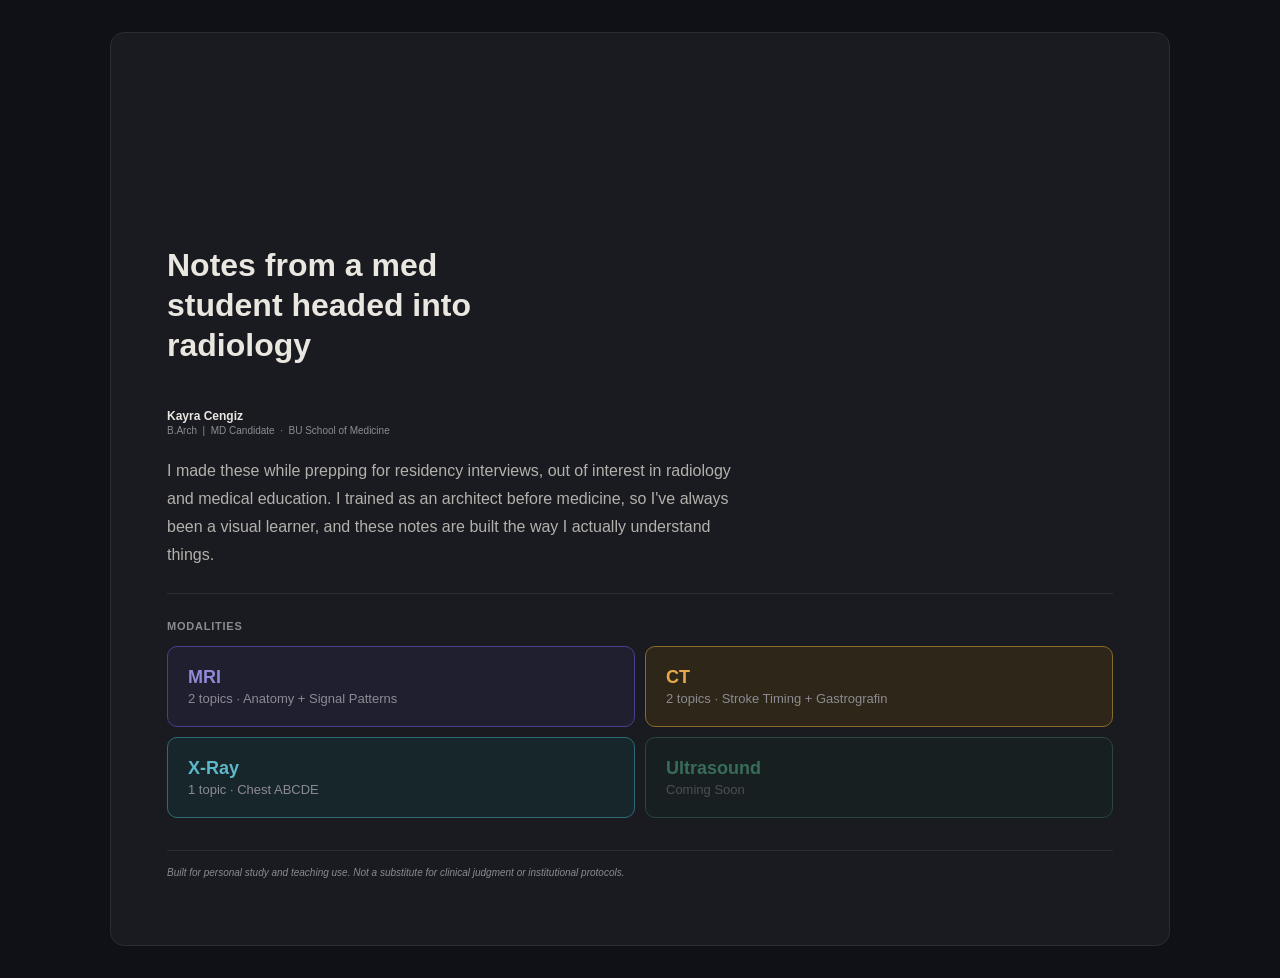
<file: index.html>
<!DOCTYPE html>
<html lang="en">
<head>
<meta charset="UTF-8">
<meta name="viewport" content="width=device-width, initial-scale=1.0">
<title>Radiology Reference - Kayra Cengiz</title>
<link rel="stylesheet" href="style.css">
</head>
<body>
<div class="page with-hero">

  <div class="hero-banner">
    <img src="assets/hero.png" alt="">
    <div class="hero-banner-inner">
      <div class="hero-title">Notes from a med student headed into radiology</div>
    </div>
  </div>

  <div class="creator" style="text-align:left; margin-bottom: 18px;">
    <div class="creator-name">Kayra Cengiz</div>
    <div class="creator-sub">B.Arch &nbsp;|&nbsp; MD Candidate &nbsp;&middot;&nbsp; BU School of Medicine</div>
  </div>

  <p class="hero-intro">I made these while prepping for residency interviews, out of interest in radiology and medical education. I trained as an architect before medicine, so I've always been a visual learner, and these notes are built the way I actually understand things.</p>

  <hr class="divider">

  <div class="section-label">Modalities</div>
  <div class="modality-grid">

    <a href="mri/index.html" class="modality-card available" style="--tint: var(--mri-tint); --accent: var(--mri); --border: var(--mri-border);">
      <div class="modality-name">MRI</div>
      <div class="modality-status">2 topics &middot; Anatomy + Signal Patterns</div>
    </a>

    <a href="ct/index.html" class="modality-card available" style="--tint: var(--ct-tint); --accent: var(--ct); --border: var(--ct-border);">
      <div class="modality-name">CT</div>
      <div class="modality-status">2 topics &middot; Stroke Timing + Gastrografin</div>
    </a>

    <a href="xray/index.html" class="modality-card available" style="--tint: var(--xray-tint); --accent: var(--xray); --border: var(--xray-border);">
      <div class="modality-name">X-Ray</div>
      <div class="modality-status">1 topic &middot; Chest ABCDE</div>
    </a>

    <div class="modality-card soon" style="--tint: var(--us-tint); --accent: var(--us); --border: var(--us-border);">
      <div class="modality-name">Ultrasound</div>
      <div class="modality-status">Coming Soon</div>
    </div>

  </div>

  <div class="footer-note">
    Built for personal study and teaching use. Not a substitute for clinical judgment or institutional protocols.
  </div>

</div>
</body>
</html>
</file>
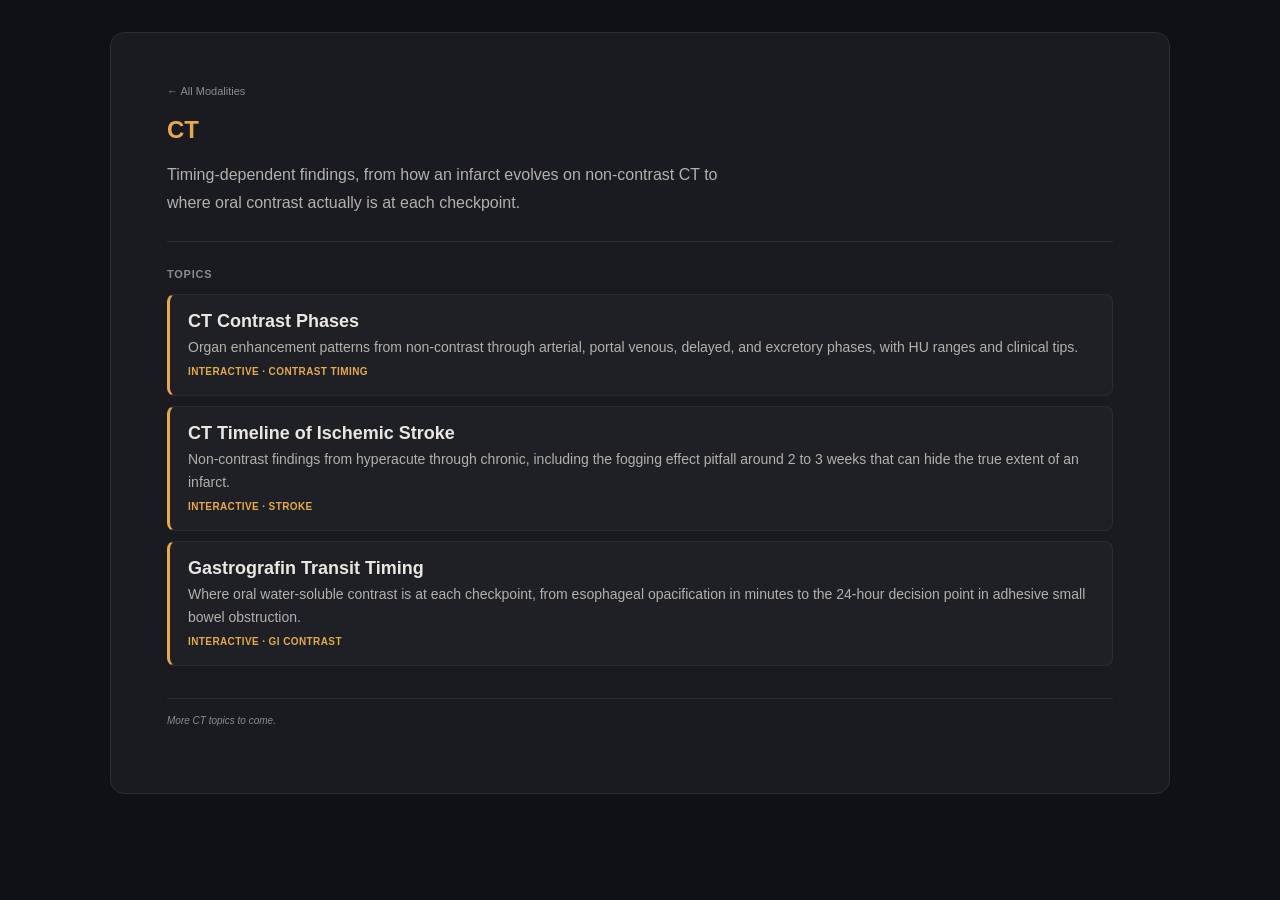
<file: ct/index.html>
<!DOCTYPE html>
<html lang="en">
<head>
<meta charset="UTF-8">
<meta name="viewport" content="width=device-width, initial-scale=1.0">
<title>CT - Radiology Reference</title>
<link rel="stylesheet" href="../style.css">
</head>
<body>
<div class="page">

  <a class="back-link" href="../index.html">&larr; All Modalities</a>

  <div class="hero-title" style="font-size:24px; color: var(--ct);">CT</div>
  <p class="hero-intro">Timing-dependent findings, from how an infarct evolves on non-contrast CT to where oral contrast actually is at each checkpoint.</p>

  <hr class="divider">

  <div class="section-label">Topics</div>



  <a class="topic-card" href="contrast-phases.html" style="--accent: var(--ct);">
    <div class="topic-title">CT Contrast Phases</div>
    <div class="topic-desc">Organ enhancement patterns from non-contrast through arterial, portal venous, delayed, and excretory phases, with HU ranges and clinical tips.</div>
    <div class="topic-tag">Interactive &middot; Contrast Timing</div>
  </a>

  <a class="topic-card" href="stroke-timing.html" style="--accent: var(--ct);">
    <div class="topic-title">CT Timeline of Ischemic Stroke</div>
    <div class="topic-desc">Non-contrast findings from hyperacute through chronic, including the fogging effect pitfall around 2 to 3 weeks that can hide the true extent of an infarct.</div>
    <div class="topic-tag">Interactive &middot; Stroke</div>
  </a>

  <a class="topic-card" href="gastrografin-timing.html" style="--accent: var(--ct);">
    <div class="topic-title">Gastrografin Transit Timing</div>
    <div class="topic-desc">Where oral water-soluble contrast is at each checkpoint, from esophageal opacification in minutes to the 24-hour decision point in adhesive small bowel obstruction.</div>
    <div class="topic-tag">Interactive &middot; GI Contrast</div>
  </a>

  <div class="footer-note">
    More CT topics to come.
  </div>

</div>
</body>
</html>
</file>
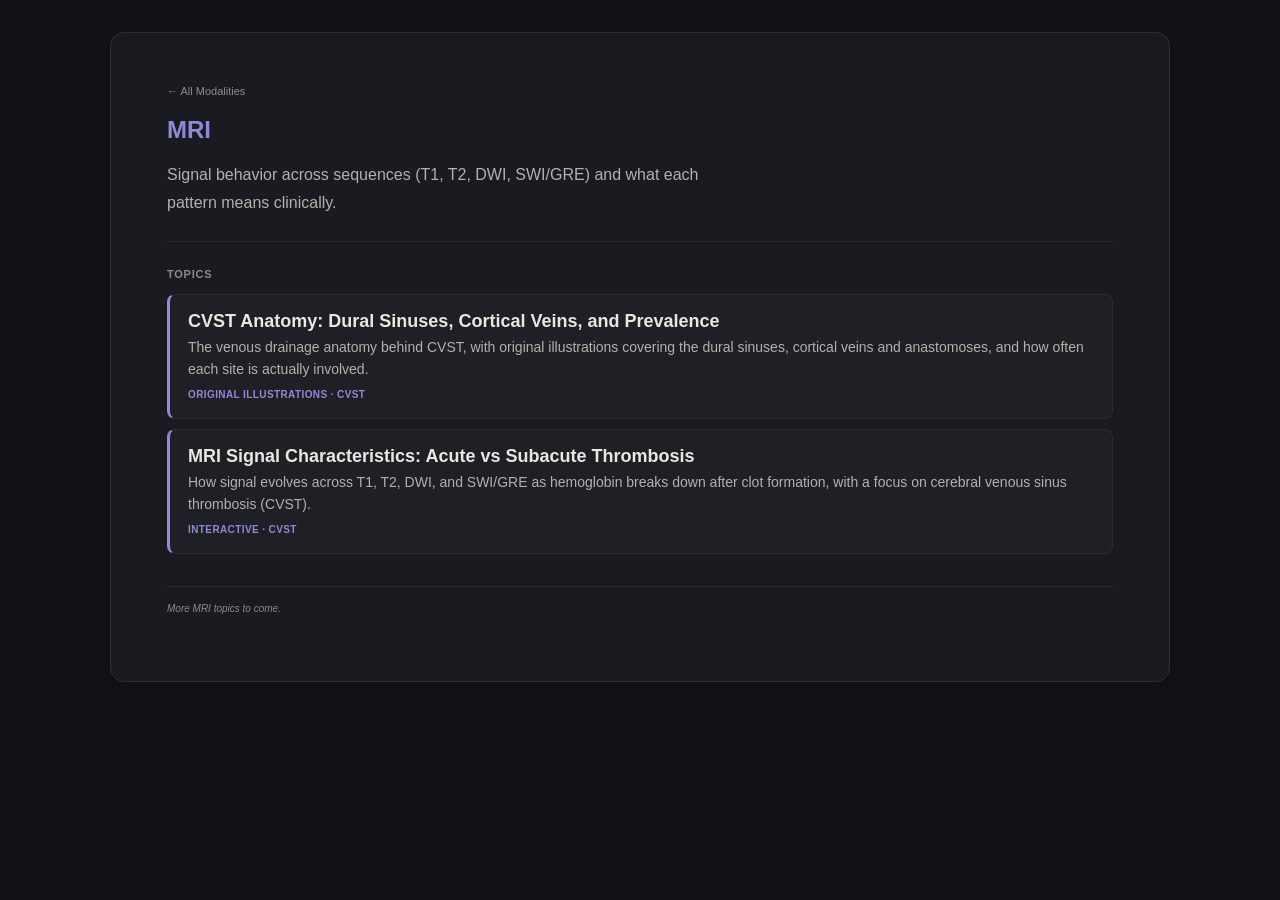
<file: mri/index.html>
<!DOCTYPE html>
<html lang="en">
<head>
<meta charset="UTF-8">
<meta name="viewport" content="width=device-width, initial-scale=1.0">
<title>MRI - Radiology Reference</title>
<link rel="stylesheet" href="../style.css">
</head>
<body>
<div class="page">

  <a class="back-link" href="../index.html">&larr; All Modalities</a>

  <div class="hero-title" style="font-size:24px; color: var(--mri);">MRI</div>
  <p class="hero-intro">Signal behavior across sequences (T1, T2, DWI, SWI/GRE) and what each pattern means clinically.</p>

  <hr class="divider">

  <div class="section-label">Topics</div>

  <a class="topic-card" href="cvt-anatomy.html" style="--accent: var(--mri);">
    <div class="topic-title">CVST Anatomy: Dural Sinuses, Cortical Veins, and Prevalence</div>
    <div class="topic-desc">The venous drainage anatomy behind CVST, with original illustrations covering the dural sinuses, cortical veins and anastomoses, and how often each site is actually involved.</div>
    <div class="topic-tag">Original Illustrations &middot; CVST</div>
  </a>

  <a class="topic-card" href="thrombosis.html" style="--accent: var(--mri);">
    <div class="topic-title">MRI Signal Characteristics: Acute vs Subacute Thrombosis</div>
    <div class="topic-desc">How signal evolves across T1, T2, DWI, and SWI/GRE as hemoglobin breaks down after clot formation, with a focus on cerebral venous sinus thrombosis (CVST).</div>
    <div class="topic-tag">Interactive &middot; CVST</div>
  </a>

  <div class="footer-note">
    More MRI topics to come.
  </div>

</div>
</body>
</html>
</file>
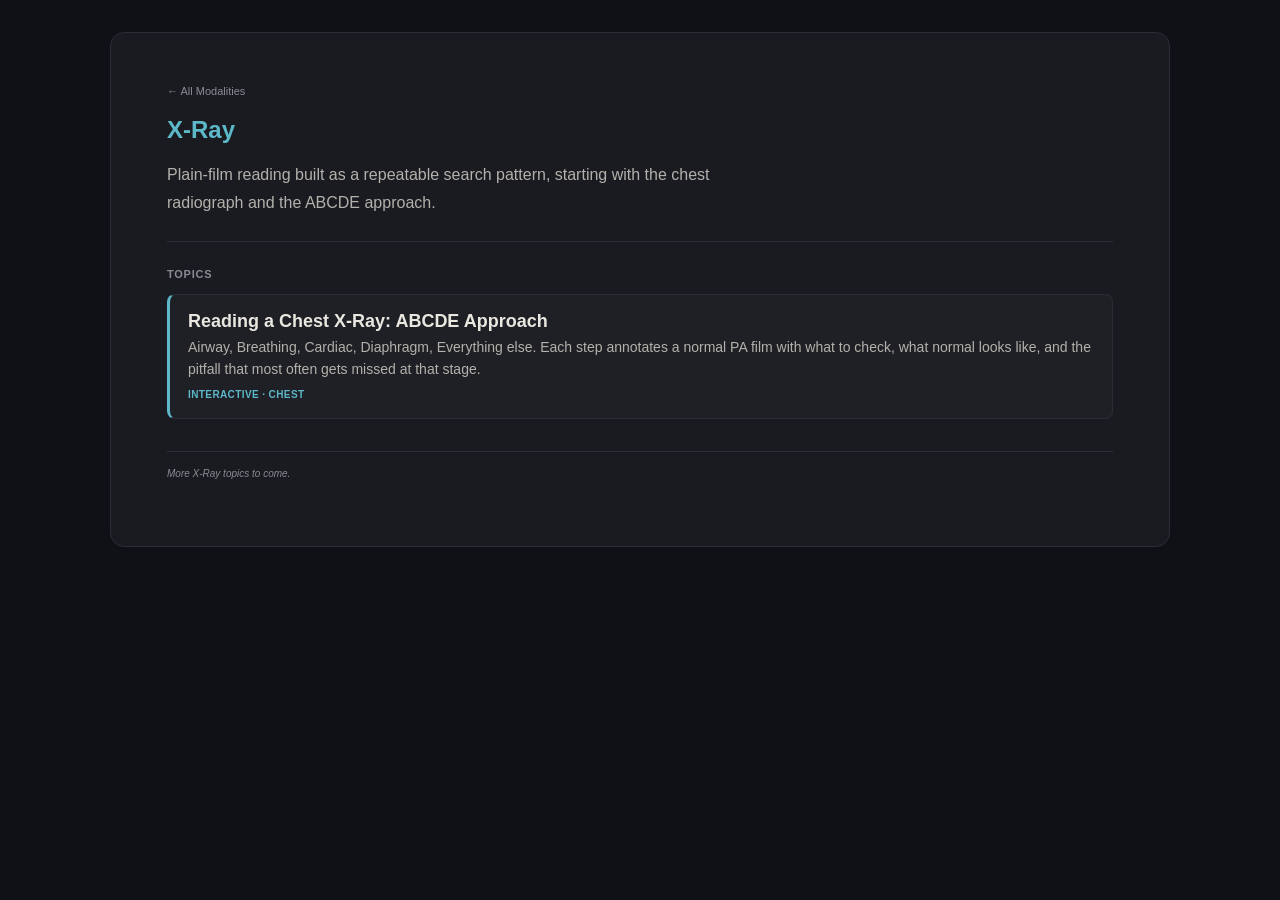
<file: xray/index.html>
<!DOCTYPE html>
<html lang="en">
<head>
<meta charset="UTF-8">
<meta name="viewport" content="width=device-width, initial-scale=1.0">
<title>X-Ray - Radiology Reference</title>
<link rel="stylesheet" href="../style.css">
</head>
<body>
<div class="page">

  <a class="back-link" href="../index.html">&larr; All Modalities</a>

  <div class="hero-title" style="font-size:24px; color: var(--xray);">X-Ray</div>
  <p class="hero-intro">Plain-film reading built as a repeatable search pattern, starting with the chest radiograph and the ABCDE approach.</p>

  <hr class="divider">

  <div class="section-label">Topics</div>

  <a class="topic-card" href="chest-abcde.html" style="--accent: var(--xray);">
    <div class="topic-title">Reading a Chest X-Ray: ABCDE Approach</div>
    <div class="topic-desc">Airway, Breathing, Cardiac, Diaphragm, Everything else. Each step annotates a normal PA film with what to check, what normal looks like, and the pitfall that most often gets missed at that stage.</div>
    <div class="topic-tag">Interactive &middot; Chest</div>
  </a>

  <div class="footer-note">
    More X-Ray topics to come.
  </div>

</div>
</body>
</html>
</file>
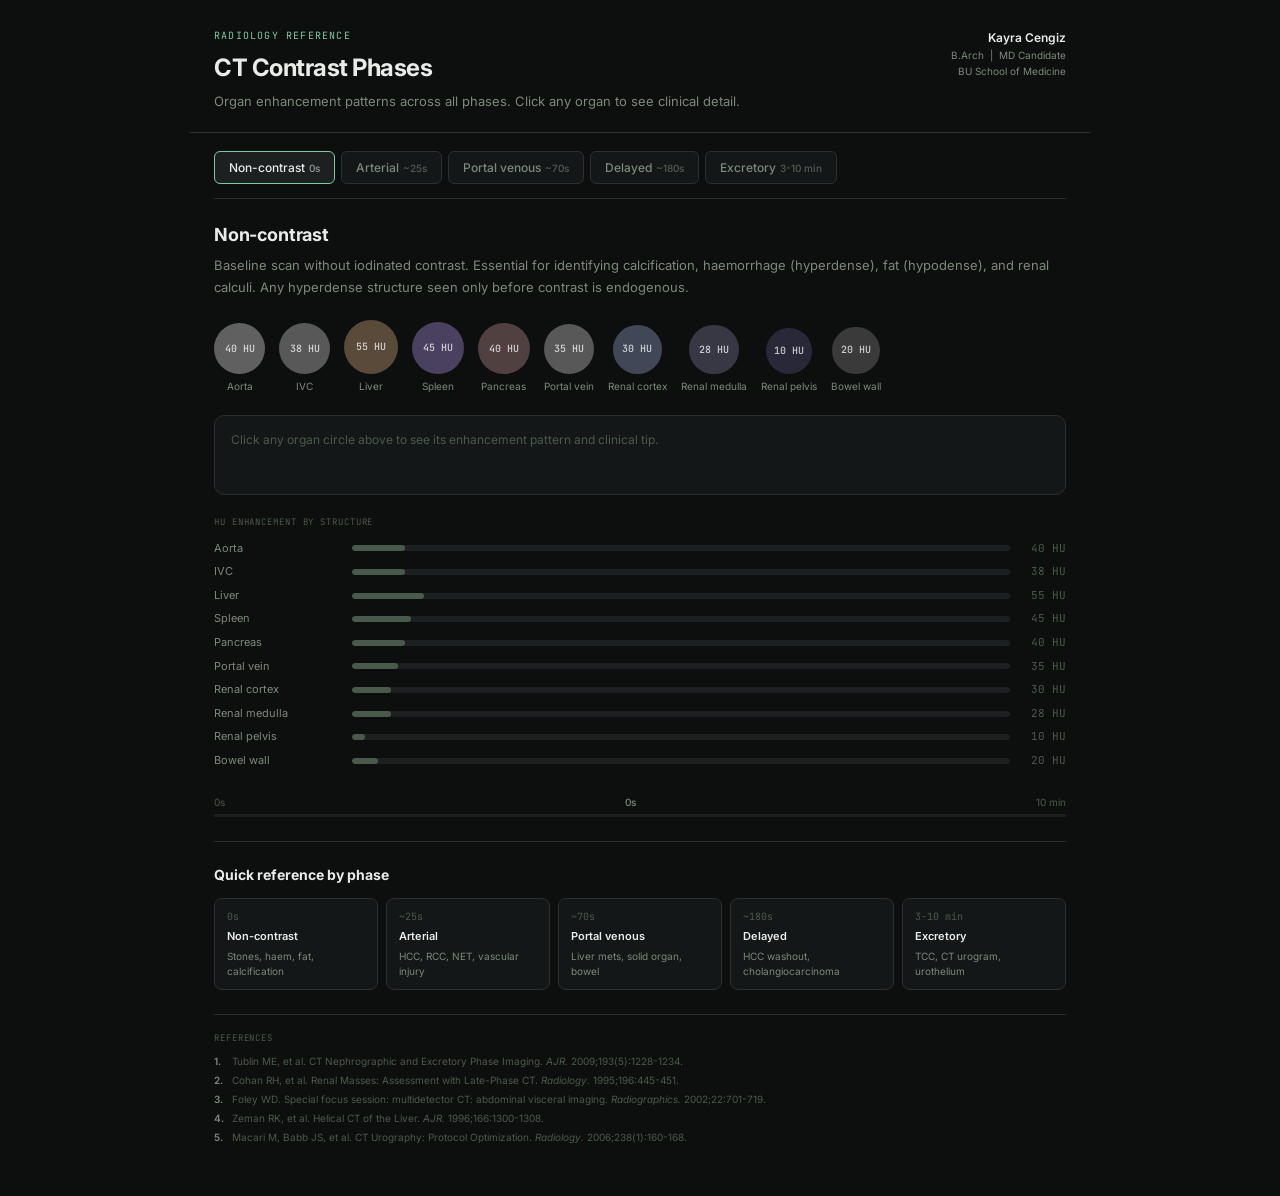
<file: ct/contrast-phases.html>
<!DOCTYPE html>
<html lang="en">
<head>
<meta charset="UTF-8">
<meta name="viewport" content="width=device-width, initial-scale=1.0">
<title>CT Contrast Phases</title>
<style>
@import url('https://fonts.googleapis.com/css2?family=Inter:wght@400;500;600;700&family=JetBrains+Mono:wght@400;500&display=swap');
:root{--bg:#0d0f0f;--surface:#141717;--surface2:#1c2020;--border:#2a2f2f;--text:#e8ebe8;--text-dim:#7a8a7a;--text-muted:#4a5a4a;--accent:#7ec8a0;--accent-dim:#3a6a50;--red:#c45c5c;}
*{box-sizing:border-box;margin:0;padding:0;}
body{background:var(--bg);color:var(--text);font-family:'Inter',-apple-system,sans-serif;line-height:1.6;}
.header{padding:28px 24px 20px;max-width:900px;margin:0 auto;border-bottom:1px solid var(--border);}
.header-top{display:flex;justify-content:space-between;align-items:flex-start;flex-wrap:wrap;gap:12px;}
.eyebrow{font-family:'JetBrains Mono',monospace;font-size:10px;letter-spacing:.12em;color:var(--accent);text-transform:uppercase;margin-bottom:5px;}
h1{font-size:24px;font-weight:700;letter-spacing:-.02em;}
.header-sub{font-size:13px;color:var(--text-dim);margin-top:4px;}
.creator{text-align:right;flex-shrink:0;}
.creator .name{font-size:12px;font-weight:600;}
.creator .creds{font-size:10px;color:var(--text-dim);line-height:1.6;}
.main{max-width:900px;margin:0 auto;padding:0 24px 48px;}
.phase-nav{display:flex;gap:6px;flex-wrap:wrap;padding:18px 0 14px;border-bottom:1px solid var(--border);margin-bottom:22px;}
.phase-btn{padding:8px 14px;border-radius:6px;border:1px solid var(--border);background:var(--surface);color:var(--text-dim);cursor:pointer;font-size:12px;font-weight:500;font-family:inherit;transition:all .15s;-webkit-tap-highlight-color:transparent;}
.phase-btn .timing{font-size:10px;opacity:.6;margin-left:4px;}
.phase-btn.active{background:var(--surface2);border-color:var(--accent);color:var(--text);}
.phase-btn.active .letter{color:var(--accent);}
.phase-btn:hover:not(.active){border-color:var(--accent-dim);color:var(--text);}
.phase-title{font-size:18px;font-weight:700;letter-spacing:-.01em;margin-bottom:4px;}
.phase-desc{font-size:13px;color:var(--text-dim);line-height:1.7;margin-bottom:22px;}
.circles-row{display:flex;gap:14px;flex-wrap:wrap;align-items:flex-end;margin-bottom:22px;}
.organ-wrap{display:flex;flex-direction:column;align-items:center;gap:6px;cursor:pointer;}
.organ-circle{border-radius:50%;display:flex;align-items:center;justify-content:center;transition:all .35s ease;position:relative;}
.organ-circle .hu-val{font-family:'JetBrains Mono',monospace;font-size:10px;color:rgba(255,255,255,0.75);font-weight:500;}
.organ-label{font-size:10px;color:var(--text-dim);text-align:center;max-width:72px;line-height:1.3;transition:color .2s;}
.organ-wrap.selected .organ-label{color:var(--text);}
.organ-card{background:var(--surface);border:0.5px solid var(--border);border-radius:10px;padding:14px 16px;font-size:13px;line-height:1.6;min-height:80px;margin-bottom:20px;}
.organ-card .oname{font-weight:600;color:var(--text);margin-bottom:3px;font-size:14px;}
.organ-card .odetail{color:var(--text-dim);}
.organ-card .otip{margin-top:8px;font-size:12px;color:var(--accent);border-top:0.5px solid var(--border);padding-top:8px;}
.hu-section{margin-bottom:24px;}
.hu-title{font-family:'JetBrains Mono',monospace;font-size:9px;letter-spacing:.1em;color:var(--text-muted);text-transform:uppercase;margin-bottom:10px;}
.hu-row{display:flex;align-items:center;gap:8px;margin-bottom:6px;font-size:11px;}
.hu-row .hu-label{width:130px;color:var(--text-dim);flex-shrink:0;}
.hu-track{flex:1;height:6px;background:var(--surface2);border-radius:3px;overflow:hidden;}
.hu-fill{height:100%;border-radius:3px;transition:width .4s ease,background .4s ease;}
.hu-num{min-width:48px;text-align:right;color:var(--text-muted);font-family:'JetBrains Mono',monospace;}
.timer-section{margin-bottom:24px;}
.timer-track{height:3px;background:var(--surface2);border-radius:2px;overflow:hidden;margin-top:4px;}
.timer-fill{height:100%;background:var(--accent);border-radius:2px;transition:width .4s ease;}
.timer-labels{display:flex;justify-content:space-between;font-size:10px;color:var(--text-muted);margin-bottom:3px;}
.summary-section{border-top:1px solid var(--border);padding-top:22px;margin-top:8px;}
.summary-title{font-size:14px;font-weight:700;margin-bottom:12px;}
.summary-grid{display:grid;grid-template-columns:repeat(5,1fr);gap:8px;}
@media(max-width:580px){.summary-grid{grid-template-columns:repeat(2,1fr);}}
.summary-card{background:var(--surface);border:1px solid var(--border);border-radius:8px;padding:10px 12px;cursor:pointer;transition:border-color .15s;}
.summary-card:hover{border-color:var(--accent);}
.summary-card .sc-label{font-family:'JetBrains Mono',monospace;font-size:10px;color:var(--text-muted);margin-bottom:3px;}
.summary-card .sc-title{font-size:11px;font-weight:600;color:var(--text);margin-bottom:4px;}
.summary-card .sc-best{font-size:10px;color:var(--text-dim);line-height:1.5;}
.refs-section{margin-top:24px;padding-top:16px;border-top:1px solid var(--border);}
.refs-eyebrow{font-family:'JetBrains Mono',monospace;font-size:9px;letter-spacing:.1em;color:var(--text-muted);text-transform:uppercase;margin-bottom:7px;}
.refs-list{list-style:none;counter-reset:ref;}
.refs-list li{counter-increment:ref;font-size:10px;color:var(--text-muted);line-height:1.7;padding-left:18px;position:relative;margin-bottom:2px;}
.refs-list li::before{content:counter(ref)".";position:absolute;left:0;font-weight:600;color:var(--text-dim);}
</style>
</head>
<body>

<div class="header">
  <div class="header-top">
    <div>
      <div class="eyebrow">Radiology Reference</div>
      <h1>CT Contrast Phases</h1>
      <div class="header-sub">Organ enhancement patterns across all phases. Click any organ to see clinical detail.</div>
    </div>
    <div class="creator">
      <div class="name">Kayra Cengiz</div>
      <div class="creds">B.Arch &nbsp;|&nbsp; MD Candidate<br>BU School of Medicine</div>
    </div>
  </div>
</div>

<div class="main">
  <div class="phase-nav" id="phase-nav"></div>

  <div class="phase-title" id="phase-title"></div>
  <div class="phase-desc" id="phase-desc"></div>

  <div class="circles-row" id="circles-row"></div>

  <div class="organ-card" id="organ-card">
    <div style="color:var(--text-muted);font-size:12px">Click any organ circle above to see its enhancement pattern and clinical tip.</div>
  </div>

  <div class="hu-section">
    <div class="hu-title">HU enhancement by structure</div>
    <div id="hu-bars"></div>
  </div>

  <div class="timer-section">
    <div class="timer-labels">
      <span>0s</span>
      <span id="timer-label" style="color:var(--text-dim);font-weight:500"></span>
      <span>10 min</span>
    </div>
    <div class="timer-track"><div class="timer-fill" id="timer-fill" style="width:0%"></div></div>
  </div>

  <div class="summary-section">
    <div class="summary-title">Quick reference by phase</div>
    <div class="summary-grid" id="summary-grid"></div>
  </div>

  <div class="refs-section">
    <div class="refs-eyebrow">References</div>
    <ol class="refs-list">
      <li>Tublin ME, et al. CT Nephrographic and Excretory Phase Imaging. <em>AJR.</em> 2009;193(5):1228-1234.</li>
      <li>Cohan RH, et al. Renal Masses: Assessment with Late-Phase CT. <em>Radiology.</em> 1995;196:445-451.</li>
      <li>Foley WD. Special focus session: multidetector CT: abdominal visceral imaging. <em>Radiographics.</em> 2002;22:701-719.</li>
      <li>Zeman RK, et al. Helical CT of the Liver. <em>AJR.</em> 1996;166:1300-1308.</li>
      <li>Macari M, Babb JS, et al. CT Urography: Protocol Optimization. <em>Radiology.</em> 2006;238(1):160-168.</li>
    </ol>
  </div>
</div>

<script>
var ORGANS = [
  {key:'aorta',    label:'Aorta'},
  {key:'ivc',      label:'IVC'},
  {key:'liver',    label:'Liver'},
  {key:'spleen',   label:'Spleen'},
  {key:'pancreas', label:'Pancreas'},
  {key:'portal',   label:'Portal vein'},
  {key:'cortex',   label:'Renal cortex'},
  {key:'medulla',  label:'Renal medulla'},
  {key:'pelvis',   label:'Renal pelvis'},
  {key:'bowel',    label:'Bowel wall'},
];

var PHASES = [
  {
    key:'nc', label:'Non-contrast', timing:'0s', timerPct:0,
    desc:'Baseline scan without iodinated contrast. Essential for identifying calcification, haemorrhage (hyperdense), fat (hypodense), and renal calculi. Any hyperdense structure seen only before contrast is endogenous.',
    best:'Stones, haemorrhage, calcification, fat',
    organs:{
      aorta:   {hu:40,  color:'#606060', detail:'Blood at baseline. About 40 HU.',                                                     tip:'Aortic calcification, aneurysm size, and dissection flap most conspicuous before contrast.'},
      ivc:     {hu:38,  color:'#585858', detail:'Similar density to arterial blood. About 38 HU.',                                    tip:'IVC thrombus is easiest to identify before contrast washes out the filling defect.'},
      liver:   {hu:55,  color:'#5a4a3a', detail:'Normally slightly hyperdense to spleen. About 50 to 60 HU.',                        tip:'If spleen is denser than liver, suspect hepatic steatosis. Fat quantification performed here.'},
      spleen:  {hu:45,  color:'#4a4060', detail:'Slightly hypodense to liver at baseline. About 45 HU.',                             tip:'Baseline density reference for identifying hypervascular splenic lesions on arterial phase.'},
      pancreas:{hu:40,  color:'#504040', detail:'Similar to soft tissue. About 35 to 45 HU.',                                        tip:'Pancreatic calcification (chronic pancreatitis) and pancreatic duct stones best seen here.'},
      portal:  {hu:35,  color:'#585858', detail:'Blood pool at baseline. About 35 HU.',                                              tip:'Portal vein thrombus visible as hypodense filling defect before contrast.'},
      cortex:  {hu:30,  color:'#404858', detail:'Renal cortex at baseline. About 28 to 35 HU.',                                     tip:'Renal cortical calcifications and staghorn calculi best seen on non-contrast.'},
      medulla: {hu:28,  color:'#383845', detail:'Similar to cortex before contrast. About 25 to 32 HU.',                            tip:'Medullary nephrocalcinosis best identified here.'},
      pelvis:  {hu:10,  color:'#282838', detail:'Collecting system contains urine at near-water density. About 5 to 15 HU.',         tip:'Obstructing calculi in the renal pelvis most conspicuous before contrast.'},
      bowel:   {hu:20,  color:'#3a3a3a', detail:'Variable depending on luminal content. About 20 HU.',                              tip:'Pneumatosis intestinalis, pneumoperitoneum, and wall thickening best assessed here.'},
    }
  },
  {
    key:'art', label:'Arterial', timing:'~25s', timerPct:14,
    desc:'Peak arterial opacification at approximately 25 seconds. Aorta and arterial branches maximally enhanced. Best phase for hypervascular lesions and vascular pathology.',
    best:'Hypervascular lesions (HCC, RCC, NET), vascular pathology, active haemorrhage',
    organs:{
      aorta:   {hu:380, color:'#f0e8c0', detail:'Maximally enhanced. 300 to 400 HU. Brightest structure on this phase.',              tip:'Best phase for aortic dissection, active arterial haemorrhage, pseudoaneurysm, and vascular anatomy.'},
      ivc:     {hu:30,  color:'#585858', detail:'Not yet opacified. Still dark at approximately 30 HU.',                             tip:'Dark IVC with a bright aorta is the key finding confirming arterial phase timing.'},
      liver:   {hu:75,  color:'#7a6a3a', detail:'Beginning to enhance via hepatic artery (25% of supply). About 65 to 85 HU.',       tip:'Hypervascular lesions (HCC, FNH, hepatic adenoma) enhance brightly here and may wash out on portal venous phase.'},
      spleen:  {hu:80,  color:'#8a6a9a', detail:'Heterogeneous arciform (stripelike) enhancement. NORMAL finding on arterial phase.', tip:'Arciform splenic enhancement is a normal variant. Do not mistake it for laceration or infarct.'},
      pancreas:{hu:150, color:'#c07840', detail:'Most enhanced parenchymal organ on arterial phase. Up to 150 HU.',                   tip:'Pancreatic NETs are hypervascular and bright here. Hypovascular adenocarcinoma appears as a dark lesion against the bright enhancing pancreas.'},
      portal:  {hu:40,  color:'#585858', detail:'Minimal to no enhancement on arterial phase. About 35 to 45 HU.',                   tip:'If the portal vein appears enhanced on this phase, the scan was timed too late.'},
      cortex:  {hu:220, color:'#d09858', detail:'Renal cortex enhances brightly. 180 to 250 HU. Medulla lags behind.',               tip:'Classic corticomedullary differentiation. Best phase for hypervascular RCC. Bright cortex vs dark medulla is the hallmark.'},
      medulla: {hu:40,  color:'#484858', detail:'Renal medulla not yet enhanced. About 35 to 45 HU. Clearly distinct from cortex.',  tip:'Medullary nephrocalcinosis and papillary necrosis most conspicuous on this phase due to cortex-medulla contrast.'},
      pelvis:  {hu:12,  color:'#282838', detail:'Collecting system not yet opacified. Urine near water density.',                    tip:'Not useful for urothelial assessment at this phase.'},
      bowel:   {hu:65,  color:'#585048', detail:'Bowel wall beginning to enhance via mesenteric arteries. About 60 to 70 HU.',       tip:'Active arterial haemorrhage into the bowel lumen shows as a hyperdense blush on this phase.'},
    }
  },
  {
    key:'pv', label:'Portal venous', timing:'~70s', timerPct:39,
    desc:'The workhorse phase at approximately 70 seconds. Liver maximally enhanced via portal vein (75% of hepatic blood supply). IVC fully opacified. Best phase for routine abdominal pathology.',
    best:'Hypovascular liver metastases, solid organ injury, bowel pathology, routine abdomen',
    organs:{
      aorta:   {hu:180, color:'#c8c0a0', detail:'Still well enhanced but less than arterial. About 150 to 200 HU.',                  tip:'Aorta less bright than arterial phase. If similar intensity, consider delayed scan timing.'},
      ivc:     {hu:160, color:'#c0b898', detail:'Now fully opacified. About 140 to 180 HU.',                                         tip:'IVC opacification is the key landmark confirming portal venous phase.'},
      liver:   {hu:130, color:'#b09050', detail:'Maximally enhanced. About 120 to 140 HU. Brightest phase for hepatic parenchyma.',   tip:'Hypovascular metastases (colorectal, lung, breast) appear as dark hypoenhancing lesions against bright liver parenchyma.'},
      spleen:  {hu:115, color:'#9080b0', detail:'Now homogeneously enhanced. About 100 to 125 HU. Arciform pattern resolved.',        tip:'Residual splenic heterogeneity on portal venous phase suggests infarct, laceration, or mass.'},
      pancreas:{hu:100, color:'#906030', detail:'Well enhanced but less than arterial phase. About 85 to 110 HU.',                    tip:'Hypovascular pancreatic adenocarcinoma most conspicuous here as dark mass against enhancing pancreas.'},
      portal:  {hu:185, color:'#d8d0a8', detail:'Maximally opacified. About 160 to 200 HU.',                                         tip:'Portal vein thrombus shows as a dark filling defect. Tumour thrombus (e.g. HCC) may itself enhance.'},
      cortex:  {hu:155, color:'#c09048', detail:'Renal cortex and medulla now equilibrating (nephrographic phase). About 130 to 170 HU.', tip:'Best phase for detecting renal parenchymal lesions. Cortex and medulla reach similar density, improving lesion conspicuity.'},
      medulla: {hu:145, color:'#b08840', detail:'Renal medulla now approaching cortex density. About 120 to 155 HU.',                tip:'Corticomedullary differentiation lost. Whole parenchyma homogeneously bright in the nephrographic phase.'},
      pelvis:  {hu:45,  color:'#484858', detail:'Collecting system beginning to opacify with excreted contrast. About 40 to 60 HU.', tip:'Early excretion visible. True excretory phase requires 3 to 10 minutes for full opacification.'},
      bowel:   {hu:80,  color:'#706050', detail:'Bowel wall well and homogeneously enhanced. About 70 to 90 HU.',                    tip:'Bowel wall thickening, stratification, or pericolonic fat stranding suggests inflammation or ischaemia.'},
    }
  },
  {
    key:'del', label:'Delayed', timing:'~180s', timerPct:55,
    desc:'At approximately 3 minutes, contrast redistributes into the extracellular space. Useful for HCC washout appearance, progressive fill-in of cholangiocarcinoma, and characterising fibrotic lesions.',
    best:'HCC washout, cholangiocarcinoma, fibrous lesions, endoleak post-EVAR',
    organs:{
      aorta:   {hu:90,  color:'#909080', detail:'Enhancement washing out. About 80 to 100 HU.',                                      tip:'Endoleak after EVAR is best seen on delayed phase as contrast accumulating within the aneurysm sac.'},
      ivc:     {hu:80,  color:'#888878', detail:'Equilibrating with surrounding tissue. About 70 to 90 HU.',                         tip:'IVC and aorta approaching similar density as contrast equilibrates.'},
      liver:   {hu:90,  color:'#907838', detail:'Parenchymal enhancement washing out. About 80 to 100 HU.',                          tip:'HCC washout appearance: bright on portal venous phase, dark on delayed phase with an enhancing capsule. Highly specific for HCC.'},
      spleen:  {hu:85,  color:'#706888', detail:'Gradual washout. About 80 to 95 HU.',                                               tip:'Haemangiomas show progressive fill-in and may appear isodense or hyperdense to liver on delayed phase.'},
      pancreas:{hu:72,  color:'#705028', detail:'Washing out. About 65 to 80 HU.',                                                   tip:'Cholangiocarcinoma and fibrotic lesions show progressive centripetal enhancement on delayed phase, unlike HCC.'},
      portal:  {hu:75,  color:'#888878', detail:'Equilibrating with surrounding soft tissue.',                                       tip:'Useful for characterising extent of portal vein thrombus.'},
      cortex:  {hu:90,  color:'#a09050', detail:'Renal cortical enhancement washing out. About 80 to 100 HU.',                      tip:'Renal parenchymal lesion washout characteristics best assessed comparing portal venous to delayed phase.'},
      medulla: {hu:88,  color:'#989048', detail:'Medullary washout. About 80 to 95 HU.',                                            tip:'Medullary enhancement and washout patterns help characterise complex cystic renal lesions.'},
      pelvis:  {hu:180, color:'#c8c060', detail:'Renal pelvis opacifying with excreted contrast. About 150 to 220 HU.',             tip:'Early excretory phase visible. True maximum opacification of the collecting system occurs at 3 to 10 minutes.'},
      bowel:   {hu:58,  color:'#605848', detail:'Washing out. About 50 to 65 HU.',                                                  tip:'Portal venous phase is preferred for bowel pathology. Delayed phase rarely adds value for bowel.'},
    }
  },
  {
    key:'exc', label:'Excretory', timing:'3-10 min', timerPct:100,
    desc:'Contrast excreted by the kidneys opacifies the entire urinary collecting system. This is the CT urogram phase. Essential for urothelial lesions throughout the renal pelvis, ureters, and bladder.',
    best:'Urothelial TCC, CT urogram, renal calculi within collecting system, bladder lesions',
    organs:{
      aorta:   {hu:55,  color:'#686858', detail:'Largely washed out. Near soft tissue density. About 50 to 65 HU.',                  tip:'Aorta near soft tissue density at this late phase. Not useful for vascular assessment.'},
      ivc:     {hu:50,  color:'#606050', detail:'Near soft tissue density. About 45 to 58 HU.',                                      tip:'No longer useful for vascular assessment.'},
      liver:   {hu:65,  color:'#705830', detail:'Mostly washed out. About 60 to 72 HU.',                                             tip:'Late progressive enhancement (cholangiocarcinoma, biliary hamartomas) still detectable at this phase.'},
      spleen:  {hu:60,  color:'#605870', detail:'Near soft tissue density. About 55 to 68 HU.',                                      tip:'Splenic haemangiomas may show complete fill-in at this phase, becoming isodense.'},
      pancreas:{hu:52,  color:'#5a4820', detail:'Near soft tissue density. About 48 to 58 HU.',                                      tip:'Not a useful phase for pancreatic pathology.'},
      portal:  {hu:55,  color:'#686858', detail:'Near soft tissue density.',                                                         tip:'Not useful for portal vein assessment at this phase.'},
      cortex:  {hu:68,  color:'#807858', detail:'Renal cortical parenchyma washed out. About 60 to 75 HU.',                         tip:'Renal cortex near soft tissue density. Parenchymal assessment best on portal venous phase.'},
      medulla: {hu:65,  color:'#787050', detail:'Near soft tissue density. About 58 to 72 HU.',                                     tip:'Medullary assessment not useful at this phase.'},
      pelvis:  {hu:450, color:'#f0e840', detail:'Renal pelvis, calyces, and ureters maximally opacified with excreted iodinated contrast. 400 to 500+ HU.', tip:'Best phase for urothelial TCC (filling defect in bright collecting system), CT urogram protocol, and renal calculi within the opacified pelvis. Entire urothelium from renal pelvis to bladder assessed.'},
      bowel:   {hu:42,  color:'#504838', detail:'Near soft tissue density.',                                                         tip:'Not useful for bowel assessment at this phase.'},
    }
  },
];

var SUMMARY_DATA = [
  {phase:'nc',  label:'Non-contrast', timing:'0s',       best:'Stones, haem, fat, calcification'},
  {phase:'art', label:'Arterial',     timing:'~25s',     best:'HCC, RCC, NET, vascular injury'},
  {phase:'pv',  label:'Portal venous',timing:'~70s',     best:'Liver mets, solid organ, bowel'},
  {phase:'del', label:'Delayed',      timing:'~180s',    best:'HCC washout, cholangiocarcinoma'},
  {phase:'exc', label:'Excretory',    timing:'3-10 min', best:'TCC, CT urogram, urothelium'},
];

var current = 0, selected = null;

function huToSize(hu){
  return Math.max(44, Math.min(90, 44 + hu / 5.5));
}

function huColor(hu){
  if(hu > 300) return '#e8c840';
  if(hu > 150) return '#5a9ed4';
  if(hu > 80)  return '#7ec8a0';
  return '#4a5a4a';
}

function render(){
  var phase = PHASES[current];
  document.getElementById('phase-title').textContent = phase.label;
  document.getElementById('phase-desc').textContent = phase.desc;
  document.getElementById('timer-label').textContent = phase.timing;
  document.getElementById('timer-fill').style.width = phase.timerPct + '%';

  document.querySelectorAll('.phase-btn').forEach(function(b, i){ b.classList.toggle('active', i === current); });

  var row = document.getElementById('circles-row');
  row.innerHTML = '';
  ORGANS.forEach(function(o){
    var d = phase.organs[o.key];
    var size = huToSize(d.hu);
    var isSelected = selected === o.key;

    var wrap = document.createElement('div');
    wrap.className = 'organ-wrap' + (isSelected ? ' selected' : '');
    wrap.onclick = function(){ selected = o.key; render(); };

    var circle = document.createElement('div');
    circle.className = 'organ-circle';
    circle.style.width = size + 'px';
    circle.style.height = size + 'px';
    circle.style.background = d.color;
    circle.style.outline = isSelected ? '2.5px solid var(--text)' : '2px solid transparent';
    circle.style.outlineOffset = '2px';

    var huVal = document.createElement('div');
    huVal.className = 'hu-val';
    huVal.textContent = d.hu + ' HU';
    circle.appendChild(huVal);

    var nameLabel = document.createElement('div');
    nameLabel.className = 'organ-label';
    nameLabel.textContent = o.label;

    wrap.appendChild(circle);
    wrap.appendChild(nameLabel);
    row.appendChild(wrap);

    if(isSelected){
      document.getElementById('organ-card').innerHTML =
        '<div class="oname">' + o.label + ' &mdash; ' + phase.label + '</div>'
        + '<div class="odetail">' + d.detail + '</div>'
        + '<div class="otip"><strong>Clinical tip:</strong> ' + d.tip + '</div>';
    }
  });

  var barsHtml = '';
  ORGANS.forEach(function(o){
    var d = phase.organs[o.key];
    var pct = Math.min(100, Math.round(d.hu / 5));
    barsHtml += '<div class="hu-row">'
      + '<span class="hu-label">' + o.label + '</span>'
      + '<div class="hu-track"><div class="hu-fill" style="width:' + pct + '%;background:' + huColor(d.hu) + '"></div></div>'
      + '<span class="hu-num">' + d.hu + ' HU</span>'
      + '</div>';
  });
  document.getElementById('hu-bars').innerHTML = barsHtml;
}

function setPhase(idx){ current = idx; render(); }

var nav = document.getElementById('phase-nav');
PHASES.forEach(function(p, i){
  var b = document.createElement('button');
  b.className = 'phase-btn';
  b.innerHTML = p.label + '<span class="timing">' + p.timing + '</span>';
  b.onclick = function(){ setPhase(i); };
  nav.appendChild(b);
});

var sg = document.getElementById('summary-grid');
SUMMARY_DATA.forEach(function(s, i){
  var c = document.createElement('div');
  c.className = 'summary-card';
  c.innerHTML = '<div class="sc-label">' + s.timing + '</div>'
    + '<div class="sc-title">' + s.label + '</div>'
    + '<div class="sc-best">' + s.best + '</div>';
  c.onclick = function(){ setPhase(i); };
  sg.appendChild(c);
});

render();
</script>
</body>
</html>
</file>
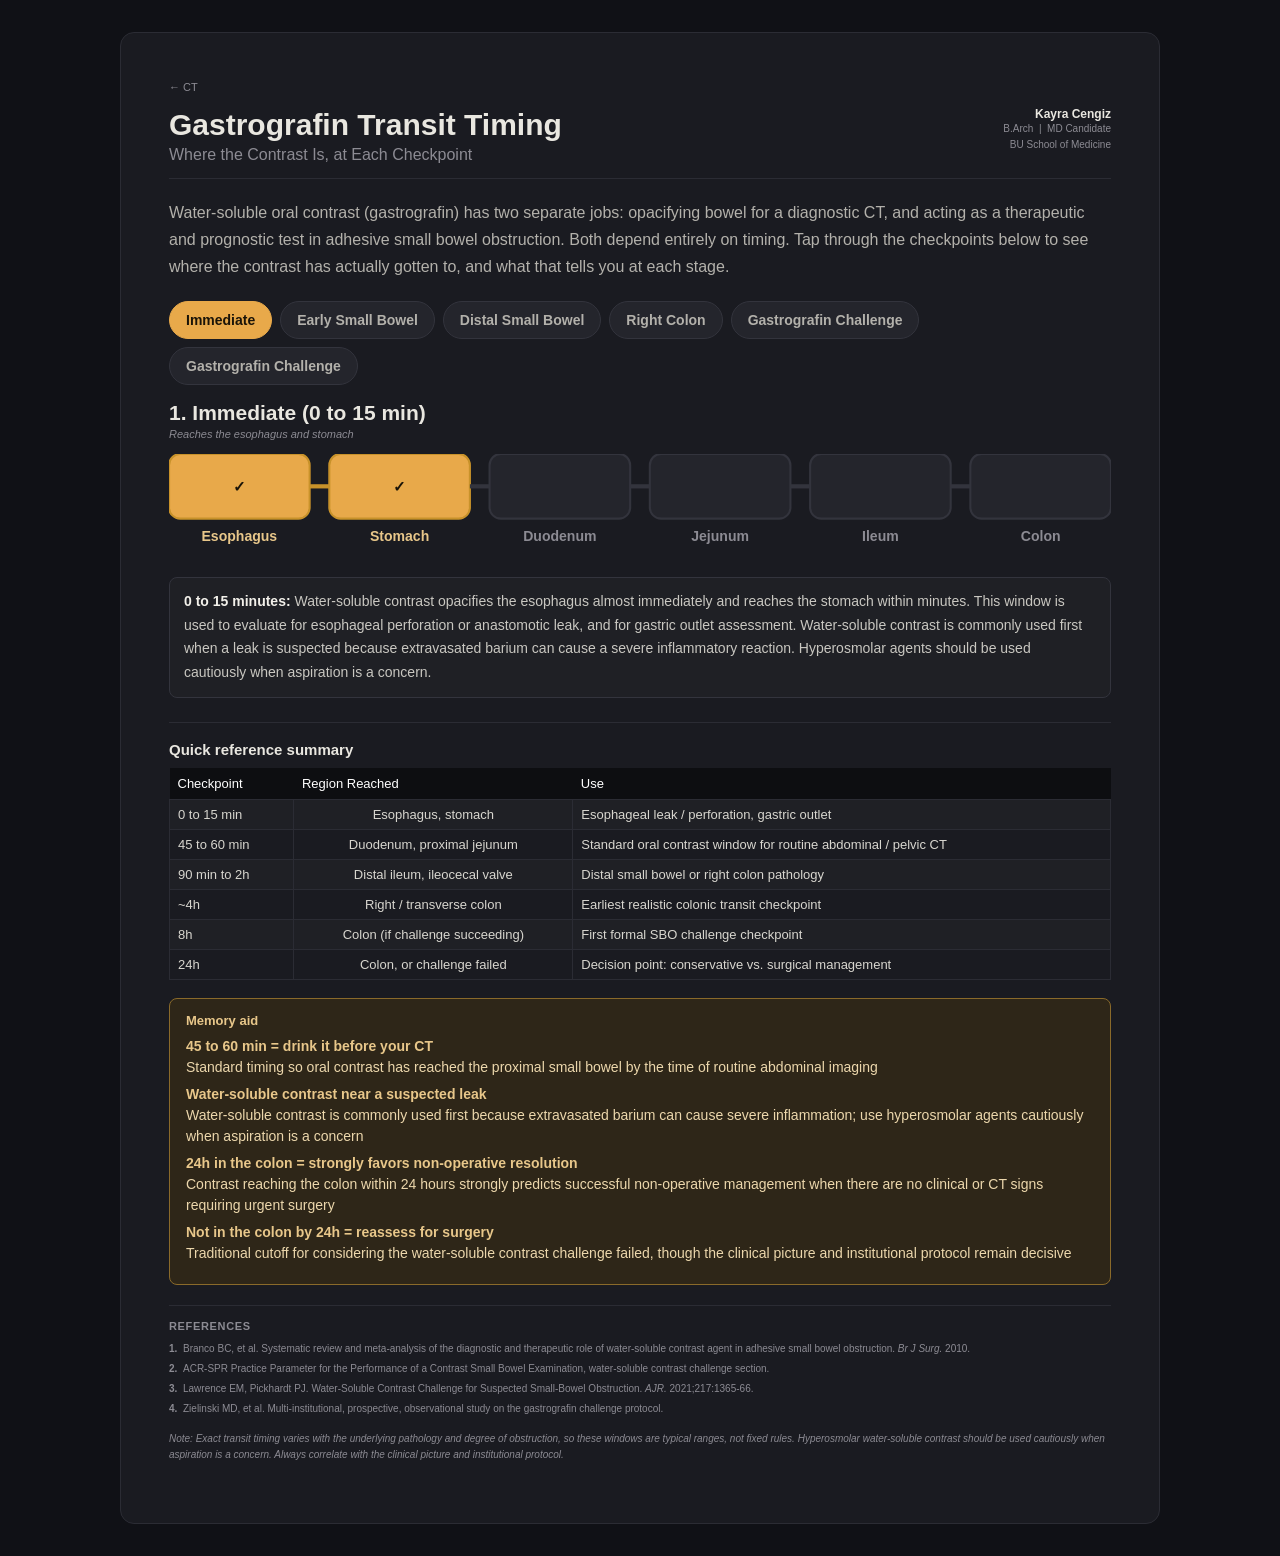
<file: ct/gastrografin-timing.html>
<!DOCTYPE html>
<html lang="en">
<head>
<meta charset="UTF-8">
<meta name="viewport" content="width=device-width, initial-scale=1.0">
<title>Gastrografin Transit Timing - Reference</title>
<style>
* { box-sizing: border-box; margin: 0; padding: 0; }
body { background: #101116; font-family: -apple-system, 'Helvetica Neue', Helvetica, Arial, sans-serif; padding: 16px; }
.page { background: #1a1b21; color: #e9e7e0; max-width: 760px; margin: 0 auto; padding: 28px 24px 48px; border-radius: 14px; border: 1px solid #2b2c34; }
.top-bar { display: flex; justify-content: space-between; align-items: flex-start; margin-bottom: 14px; gap: 12px; }
.title-block .page-title { font-size: 22px; font-weight: 700; color: #e9e7e0; margin-bottom: 3px; line-height: 1.2; }
.title-block .page-subtitle { font-size: 13px; color: #8c8b93; }
.creator { text-align: right; flex-shrink: 0; }
.creator-name { font-size: 12px; font-weight: 700; color: #e9e7e0; }
.creator-sub { font-size: 10px; color: #8c8b93; line-height: 1.6; }
.divider { border: none; border-top: 1px solid #2b2c34; margin: 14px 0 20px; }
.intro { font-size: 13px; color: #b3b1ab; line-height: 1.7; margin-bottom: 20px; }
.stage-nav { display: flex; gap: 8px; flex-wrap: wrap; margin-bottom: 16px; }
.nav-btn { padding: 8px 14px; border-radius: 20px; border: 1.5px solid #33343d; background: #24252c; color: #b3b1ab; cursor: pointer; font-size: 12px; font-weight: 600; font-family: inherit; -webkit-tap-highlight-color: transparent; transition: all .15s; }
.nav-btn.active { background: #e8a94a; color: #1a1408; border-color: #e8a94a; }
.stage-title { font-size: 17px; font-weight: 700; color: #e9e7e0; margin-bottom: 3px; }
.stage-mol { font-size: 11px; font-style: italic; color: #8c8b93; margin-bottom: 14px; }
.tract-svg { width: 100%; height: auto; margin-bottom: 6px; }
.tract-label { font-size: 9px; font-weight: 700; text-transform: uppercase; letter-spacing: 0.04em; }
.tip-box { border-radius: 8px; padding: 12px 14px; font-size: 12px; line-height: 1.7; color: #c9c7c1; margin-top: 12px; }
.tip-box strong { color: #f2f0ea; }
.section-divider { border: none; border-top: 1px solid #2b2c34; margin: 24px 0 18px; }
.summary-title { font-size: 15px; font-weight: 700; color: #e9e7e0; margin-bottom: 10px; }
.table-wrap { overflow-x: auto; -webkit-overflow-scrolling: touch; }
.summary-table { width: 100%; border-collapse: collapse; font-size: 11px; min-width: 500px; }
.summary-table th { background: #0d0e11; color: #ffffff; padding: 8px 8px; text-align: center; font-weight: 500; }
.summary-table td { padding: 7px 8px; text-align: center; border: 0.5px solid #2b2c34; color: #d8d6cf; }
.summary-table tr:nth-child(odd) td { background: #1f2025; }
.summary-table tr:nth-child(even) td { background: #1a1b21; }
.summary-table td:first-child { text-align: left; font-weight: 500; }
.summary-table td:last-child { text-align: left; }
.memory { background: #2e2618; border: 1px solid #8a6a2a; border-radius: 8px; padding: 14px 16px; margin-top: 18px; }
.memory-title { font-size: 13px; font-weight: 700; color: #e8c78a; margin-bottom: 8px; }
.memory-row { font-size: 12px; color: #ecd7ac; margin-bottom: 6px; line-height: 1.5; }
.memory-row strong { color: #e8c78a; display: block; }
.refs-box { margin-top: 20px; padding-top: 14px; border-top: 0.5px solid #2b2c34; }
.refs-title { font-size: 11px; font-weight: 700; color: #8c8b93; text-transform: uppercase; letter-spacing: 0.06em; margin-bottom: 8px; }
.refs-list { list-style: none; padding: 0; }
.refs-list li { font-size: 10px; color: #8c8b93; line-height: 1.7; padding-left: 14px; position: relative; margin-bottom: 3px; }
.refs-list li::before { content: counter(ref-counter) "."; counter-increment: ref-counter; position: absolute; left: 0; font-weight: 600; }
.refs-list { counter-reset: ref-counter; }
.refs-list a { color: #e8c78a; text-decoration: none; }
.footer-note { font-size: 10px; color: #8c8b93; font-style: italic; margin-top: 14px; line-height: 1.6; }
@media (min-width: 900px) {
  body { padding: 32px; }
  .page { max-width: 1040px; padding: 44px 48px 60px; }
  .title-block .page-title { font-size: 30px; }
  .title-block .page-subtitle, .intro { font-size: 16px; }
  .nav-btn { font-size: 14px; padding: 10px 16px; }
  .stage-title { font-size: 21px; }
  .tip-box, .memory-row { font-size: 14px; }
  .summary-table { font-size: 13px; }
}
</style>
</head>
<body>
<div class="page">
  <a href="index.html" style="display:inline-block;font-family:-apple-system,sans-serif;font-size:11px;color:#8c8b93;text-decoration:none;margin-bottom:14px;">&larr; CT</a>
  <div class="top-bar">
    <div class="title-block">
      <div class="page-title">Gastrografin Transit Timing</div>
      <div class="page-subtitle">Where the Contrast Is, at Each Checkpoint</div>
    </div>
    <div class="creator">
      <div class="creator-name">Kayra Cengiz</div>
      <div class="creator-sub">B.Arch &nbsp;|&nbsp; MD Candidate<br>BU School of Medicine</div>
    </div>
  </div>

  <hr class="divider">
  <p class="intro">Water-soluble oral contrast (gastrografin) has two separate jobs: opacifying bowel for a diagnostic CT, and acting as a therapeutic and prognostic test in adhesive small bowel obstruction. Both depend entirely on timing. Tap through the checkpoints below to see where the contrast has actually gotten to, and what that tells you at each stage.</p>

  <div class="stage-nav" id="stage-nav"></div>
  <div id="stage-display"></div>

  <hr class="section-divider">
  <div class="summary-title">Quick reference summary</div>
  <div class="table-wrap">
    <table class="summary-table">
      <thead>
        <tr>
          <th style="text-align:left">Checkpoint</th>
          <th style="text-align:left">Region Reached</th>
          <th style="text-align:left">Use</th>
        </tr>
      </thead>
      <tbody>
        <tr><td>0 to 15 min</td><td>Esophagus, stomach</td><td>Esophageal leak / perforation, gastric outlet</td></tr>
        <tr><td>45 to 60 min</td><td>Duodenum, proximal jejunum</td><td>Standard oral contrast window for routine abdominal / pelvic CT</td></tr>
        <tr><td>90 min to 2h</td><td>Distal ileum, ileocecal valve</td><td>Distal small bowel or right colon pathology</td></tr>
        <tr><td>~4h</td><td>Right / transverse colon</td><td>Earliest realistic colonic transit checkpoint</td></tr>
        <tr><td>8h</td><td>Colon (if challenge succeeding)</td><td>First formal SBO challenge checkpoint</td></tr>
        <tr><td>24h</td><td>Colon, or challenge failed</td><td>Decision point: conservative vs. surgical management</td></tr>
      </tbody>
    </table>
  </div>

  <div class="memory">
    <div class="memory-title">Memory aid</div>
    <div class="memory-row"><strong>45 to 60 min = drink it before your CT</strong>Standard timing so oral contrast has reached the proximal small bowel by the time of routine abdominal imaging</div>
    <div class="memory-row"><strong>Water-soluble contrast near a suspected leak</strong>Water-soluble contrast is commonly used first because extravasated barium can cause severe inflammation; use hyperosmolar agents cautiously when aspiration is a concern</div>
    <div class="memory-row"><strong>24h in the colon = strongly favors non-operative resolution</strong>Contrast reaching the colon within 24 hours strongly predicts successful non-operative management when there are no clinical or CT signs requiring urgent surgery</div>
    <div class="memory-row"><strong>Not in the colon by 24h = reassess for surgery</strong>Traditional cutoff for considering the water-soluble contrast challenge failed, though the clinical picture and institutional protocol remain decisive</div>
  </div>

  <div class="refs-box">
    <div class="refs-title">References</div>
    <ol class="refs-list">
      <li>Branco BC, et al. Systematic review and meta-analysis of the diagnostic and therapeutic role of water-soluble contrast agent in adhesive small bowel obstruction. <em>Br J Surg.</em> 2010.</li>
      <li>ACR-SPR Practice Parameter for the Performance of a Contrast Small Bowel Examination, water-soluble contrast challenge section.</li>
      <li>Lawrence EM, Pickhardt PJ. Water-Soluble Contrast Challenge for Suspected Small-Bowel Obstruction. <em>AJR.</em> 2021;217:1365-66.</li>
      <li>Zielinski MD, et al. Multi-institutional, prospective, observational study on the gastrografin challenge protocol.</li>
    </ol>
  </div>

  <div class="footer-note">Note: Exact transit timing varies with the underlying pathology and degree of obstruction, so these windows are typical ranges, not fixed rules. Hyperosmolar water-soluble contrast should be used cautiously when aspiration is a concern. Always correlate with the clinical picture and institutional protocol.</div>
</div>

<script>
var SEGMENTS = ['Esophagus','Stomach','Duodenum','Jejunum','Ileum','Colon'];

var STAGES = [
  {
    title: '1. Immediate (0 to 15 min)',
    mol: 'Reaches the esophagus and stomach',
    reached: [true, true, false, false, false, false],
    tip: '<strong>0 to 15 minutes:</strong> Water-soluble contrast opacifies the esophagus almost immediately and reaches the stomach within minutes. This window is used to evaluate for esophageal perforation or anastomotic leak, and for gastric outlet assessment. Water-soluble contrast is commonly used first when a leak is suspected because extravasated barium can cause a severe inflammatory reaction. Hyperosmolar agents should be used cautiously when aspiration is a concern.'
  },
  {
    title: '2. Early Small Bowel (45 to 60 min)',
    mol: 'Reaches the duodenum and proximal jejunum',
    reached: [true, true, true, true, false, false],
    tip: '<strong>45 to 60 minutes:</strong> This is the classic timing for routine abdominal and pelvic CT. Patients are typically given oral contrast to drink over the 45 to 60 minutes before the scan, so it has time to opacify the proximal small bowel and distinguish bowel loops from adjacent structures or fluid collections.'
  },
  {
    title: '3. Distal Small Bowel (90 min to 2h)',
    mol: 'Reaches the distal ileum and ileocecal valve',
    reached: [true, true, true, true, true, false],
    tip: '<strong>90 minutes to 2 hours:</strong> Contrast typically reaches the terminal ileum and ileocecal valve by this point. This window matters when the region of clinical interest is the distal small bowel or right colon, such as suspected Crohn disease, terminal ileitis, or an atypical presentation of appendicitis.'
  },
  {
    title: '4. Right Colon (about 4h)',
    mol: 'Reaches the ascending and transverse colon',
    reached: [true, true, true, true, true, true],
    tip: '<strong>About 4 hours:</strong> Under normal transit, contrast reaches the right colon by around 4 hours. This is the earliest realistic checkpoint for colonic transit, though it is rarely used alone. Most gastrografin challenge protocols for suspected small bowel obstruction wait for a later, more decisive checkpoint before acting on the result.'
  },
  {
    title: '5. Gastrografin Challenge (8h)',
    mol: 'First formal checkpoint in adhesive small bowel obstruction',
    reached: [true, true, true, true, true, true],
    tip: '<strong>8 hours (SBO challenge):</strong> In suspected adhesive small bowel obstruction, a common protocol administers gastrografin via NG tube and obtains an abdominal radiograph at 8 hours. If contrast is already visible in the colon, conservative management typically continues and further films may not be needed. If not, the challenge continues toward the 24-hour checkpoint.'
  },
  {
    title: '6. Gastrografin Challenge (24h, decision point)',
    mol: 'Contrast in colon predicts non-operative resolution',
    reached: [true, true, true, true, true, true],
    tip: '<strong>24 hours (decision point):</strong> Contrast reaching the colon within 24 hours strongly predicts successful non-operative resolution. If contrast has not reached the colon by 24 hours, this is traditionally considered a failed challenge and prompts surgical reassessment. Urgent operative indications, such as concern for ischemia, perforation, closed-loop obstruction, or peritonitis, override the challenge result.'
  }
];

var current = 0;

function makeTractSVG(reached) {
  var segW = 100, gap = 14, h = 46;
  var totalW = SEGMENTS.length * segW + (SEGMENTS.length - 1) * gap;
  var svg = '<svg class="tract-svg" viewBox="0 0 '+totalW+' '+(h+26)+'" xmlns="http://www.w3.org/2000/svg">';
  for (var i = 0; i < SEGMENTS.length; i++) {
    var x = i * (segW + gap);
    var on = reached[i];
    var fill = on ? '#e8a94a' : '#24252c';
    var stroke = on ? '#c8922a' : '#33343d';
    var textColor = on ? '#1a1408' : '#8c8b93';
    if (i > 0) {
      var prevX = (i - 1) * (segW + gap) + segW;
      var lineColor = (reached[i-1] && on) ? '#c8922a' : '#33343d';
      svg += '<line x1="'+prevX+'" y1="'+(h/2)+'" x2="'+x+'" y2="'+(h/2)+'" stroke="'+lineColor+'" stroke-width="3"/>';
    }
    svg += '<rect x="'+x+'" y="0" width="'+segW+'" height="'+h+'" rx="8" fill="'+fill+'" stroke="'+stroke+'" stroke-width="1.5"/>';
    svg += '<text x="'+(x+segW/2)+'" y="'+(h/2+4)+'" text-anchor="middle" font-size="11" font-weight="700" fill="'+textColor+'">'+(on ? '&#10003;' : '')+'</text>';
    svg += '<text x="'+(x+segW/2)+'" y="'+(h+16)+'" text-anchor="middle" font-size="10" font-weight="600" fill="'+(on ? '#e8c78a' : '#8c8b93')+'">'+SEGMENTS[i]+'</text>';
  }
  svg += '</svg>';
  return svg;
}

function renderStage(idx) {
  current = idx;
  var s = STAGES[idx];
  var html = '<div class="stage-title">'+s.title+'</div>'
    + '<div class="stage-mol">'+s.mol+'</div>'
    + '<div style="overflow-x:auto;-webkit-overflow-scrolling:touch;">' + makeTractSVG(s.reached) + '</div>'
    + '<div class="tip-box" style="background:#1f2025;border:1px solid #33343d">'+s.tip+'</div>';
  document.getElementById('stage-display').innerHTML = html;
  document.querySelectorAll('.nav-btn').forEach(function(b, i) {
    b.classList.toggle('active', i === idx);
  });
}

var nav = document.getElementById('stage-nav');
STAGES.forEach(function(s, i) {
  var btn = document.createElement('button');
  btn.className = 'nav-btn' + (i === 0 ? ' active' : '');
  btn.textContent = s.title.replace(/^[0-9]+\.\s+/, '').replace(/\s*\(.*\)$/, '');
  btn.onclick = function() { renderStage(i); };
  nav.appendChild(btn);
});

renderStage(0);
</script>
</body>
</html>
</file>
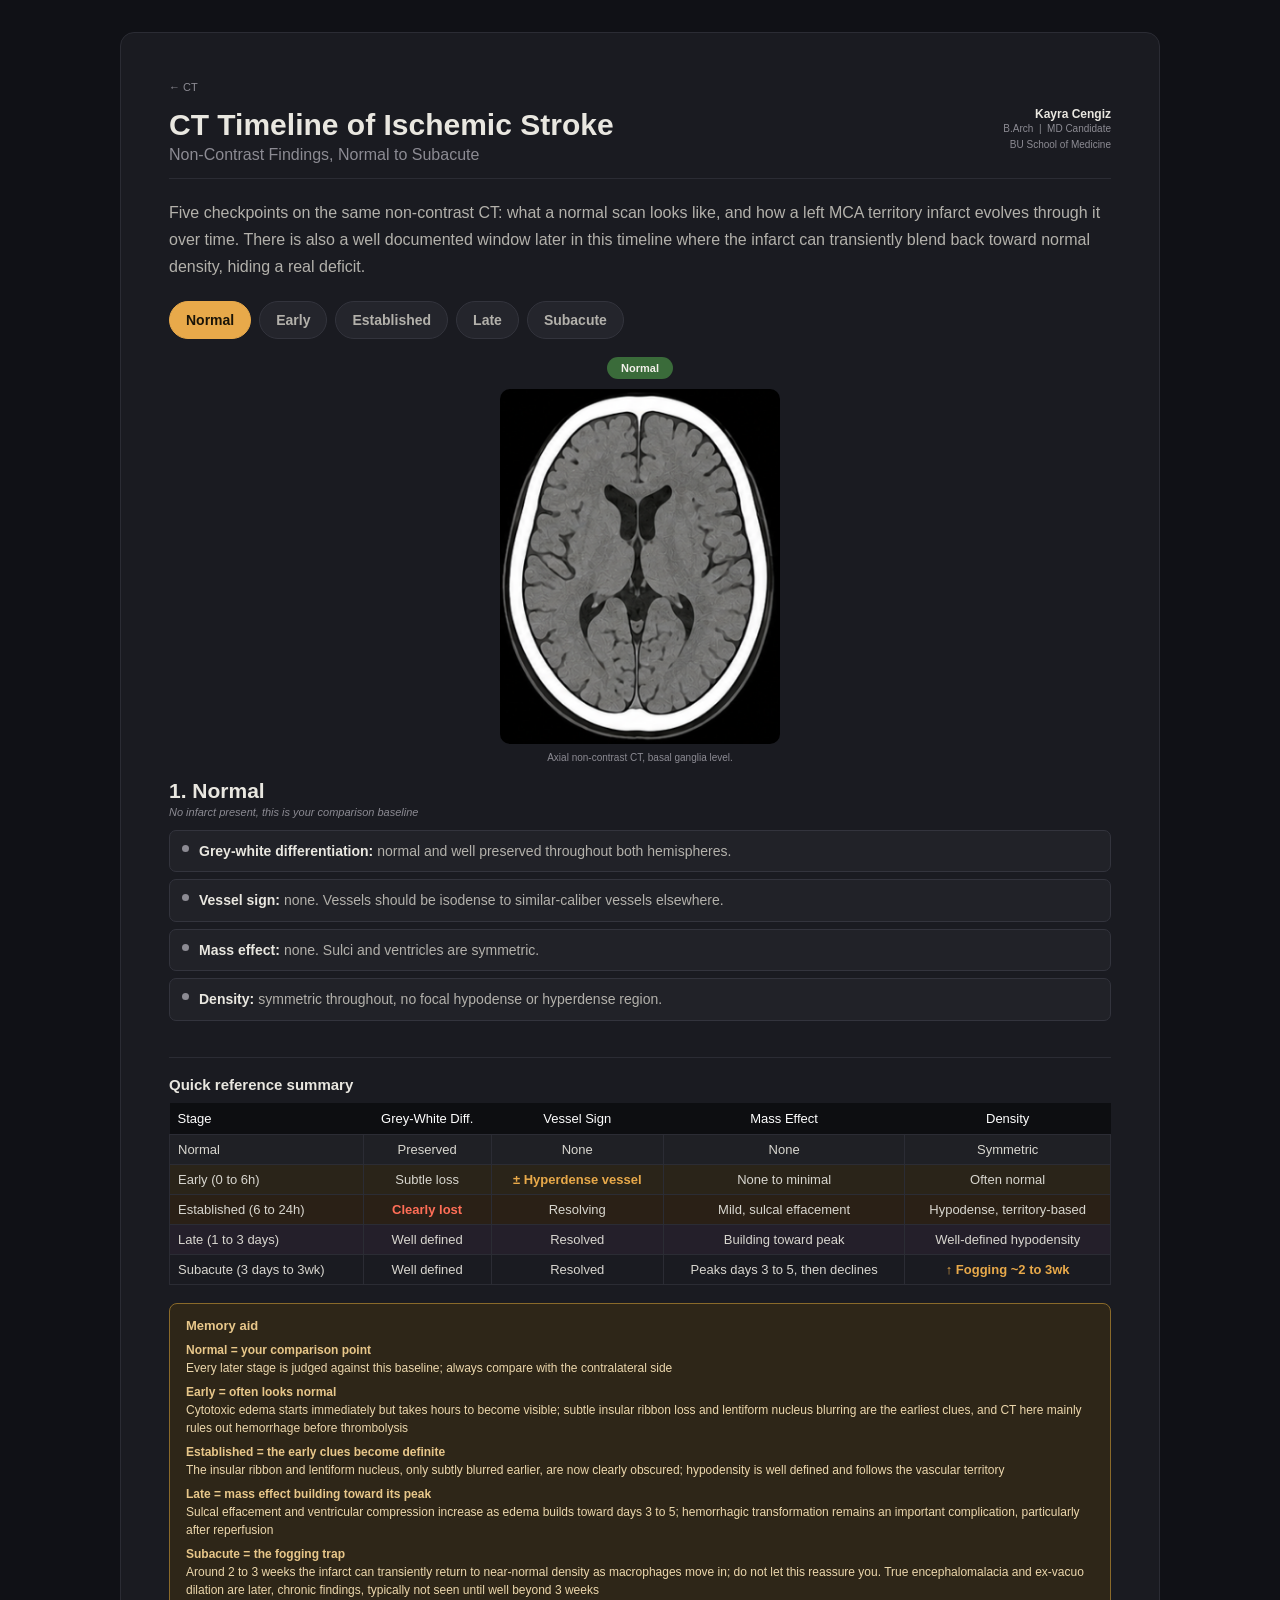
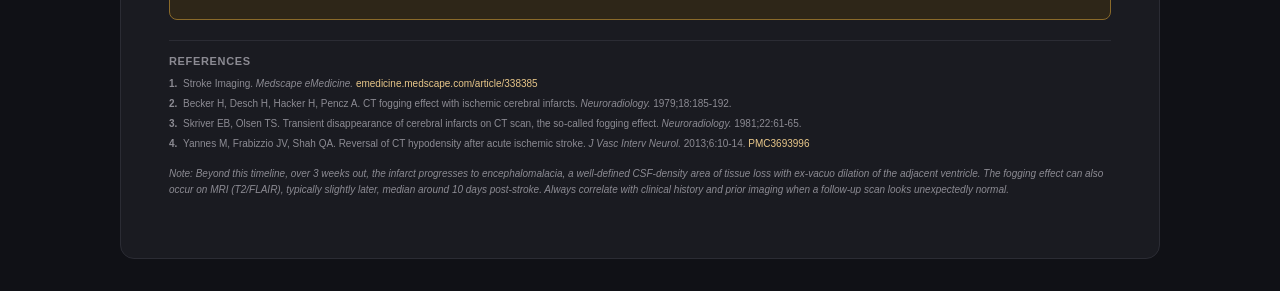
<file: ct/stroke-timing.html>
<!DOCTYPE html>
<html lang="en">
<head>
<meta charset="UTF-8">
<meta name="viewport" content="width=device-width, initial-scale=1.0">
<title>CT Timeline of Ischemic Stroke - Reference</title>
<style>
* { box-sizing: border-box; margin: 0; padding: 0; }
body { background: #101116; font-family: -apple-system, 'Helvetica Neue', Helvetica, Arial, sans-serif; padding: 16px; }
.page { background: #1a1b21; color: #e9e7e0; max-width: 760px; margin: 0 auto; padding: 28px 24px 48px; border-radius: 14px; border: 1px solid #2b2c34; }
.top-bar { display: flex; justify-content: space-between; align-items: flex-start; margin-bottom: 14px; gap: 12px; }
.title-block .page-title { font-size: 22px; font-weight: 700; color: #e9e7e0; margin-bottom: 3px; line-height: 1.2; }
.title-block .page-subtitle { font-size: 13px; color: #8c8b93; }
.creator { text-align: right; flex-shrink: 0; }
.creator-name { font-size: 12px; font-weight: 700; color: #e9e7e0; }
.creator-sub { font-size: 10px; color: #8c8b93; line-height: 1.6; }
.divider { border: none; border-top: 1px solid #2b2c34; margin: 14px 0 20px; }
.intro { font-size: 13px; color: #b3b1ab; line-height: 1.7; margin-bottom: 20px; }
.stage-nav { display: flex; gap: 8px; flex-wrap: wrap; margin-bottom: 18px; }
.nav-btn { padding: 8px 14px; border-radius: 20px; border: 1.5px solid #33343d; background: #24252c; color: #b3b1ab; cursor: pointer; font-size: 12px; font-weight: 600; font-family: inherit; -webkit-tap-highlight-color: transparent; transition: all .15s; }
.nav-btn.active { background: #e8a94a; color: #1a1408; border-color: #e8a94a; }
.stage-grid { display: grid; grid-template-columns: 1fr; gap: 14px; align-items: start; }
.scan-img-wrap { text-align: center; }
.scan-img { width: 100%; max-width: 280px; height: auto; display: block; margin: 0 auto; border-radius: 10px; }
.severity-pill { display: inline-block; padding: 5px 14px; border-radius: 20px; font-size: 11px; font-weight: 700; margin-bottom: 10px; }
.scan-caption { font-size: 10px; color: #8c8b93; text-align: center; margin-top: 6px; line-height: 1.5; }
.stage-title { font-size: 17px; font-weight: 700; color: #e9e7e0; margin-bottom: 3px; }
.stage-mol { font-size: 11px; font-style: italic; color: #8c8b93; margin-bottom: 12px; }
.checklist { list-style: none; display: flex; flex-direction: column; gap: 7px; margin-bottom: 12px; }
.checklist li { display: flex; gap: 10px; align-items: flex-start; font-size: 12.5px; line-height: 1.6; background: #212228; border: 1px solid #33343d; border-radius: 7px; padding: 9px 12px; }
.checklist li .dot { width: 7px; height: 7px; border-radius: 50%; margin-top: 5px; flex-shrink: 0; }
.checklist li .label { font-weight: 700; margin-right: 4px; color: #e9e7e0; }
.checklist li .note { color: #b3b1ab; }
.pitfall-box { background: #2a1f18; border: 1px solid #7a4a2a; border-radius: 8px; padding: 11px 14px; }
.pitfall-title { font-size: 10px; font-weight: 700; text-transform: uppercase; letter-spacing: 0.08em; color: #e8a94a; margin-bottom: 5px; }
.pitfall-box p { font-size: 12px; color: #d8c3a8; line-height: 1.6; }
.section-divider { border: none; border-top: 1px solid #2b2c34; margin: 24px 0 18px; }
.summary-title { font-size: 15px; font-weight: 700; color: #e9e7e0; margin-bottom: 10px; }
.table-wrap { overflow-x: auto; -webkit-overflow-scrolling: touch; }
.summary-table { width: 100%; border-collapse: collapse; font-size: 11px; min-width: 560px; }
.summary-table th { background: #0d0e11; color: #ffffff; padding: 8px 8px; text-align: center; font-weight: 500; }
.summary-table td { padding: 7px 8px; text-align: center; border: 0.5px solid #2b2c34; color: #d8d6cf; }
.summary-table tr:nth-child(1) td { background: #1f2025; }
.summary-table tr:nth-child(2) td { background: #2a2419; }
.summary-table tr:nth-child(3) td { background: #2a2016; }
.summary-table tr:nth-child(4) td { background: #241f2a; }
.summary-table tr:nth-child(5) td { background: #1a1b21; }
.summary-table td:first-child { text-align: left; font-weight: 500; }
.memory { background: #2e2618; border: 1px solid #8a6a2a; border-radius: 8px; padding: 14px 16px; margin-top: 18px; }
.memory-title { font-size: 13px; font-weight: 700; color: #e8c78a; margin-bottom: 8px; }
.memory-row { font-size: 12px; color: #ecd7ac; margin-bottom: 6px; line-height: 1.5; }
.memory-row strong { color: #e8c78a; display: block; }
.refs-box { margin-top: 20px; padding-top: 14px; border-top: 0.5px solid #2b2c34; }
.refs-title { font-size: 11px; font-weight: 700; color: #8c8b93; text-transform: uppercase; letter-spacing: 0.06em; margin-bottom: 8px; }
.refs-list { list-style: none; padding: 0; }
.refs-list li { font-size: 10px; color: #8c8b93; line-height: 1.7; padding-left: 14px; position: relative; margin-bottom: 3px; }
.refs-list li::before { content: counter(ref-counter) "."; counter-increment: ref-counter; position: absolute; left: 0; font-weight: 600; }
.refs-list { counter-reset: ref-counter; }
.refs-list a { color: #e8c78a; text-decoration: none; }
.footer-note { font-size: 10px; color: #8c8b93; font-style: italic; margin-top: 14px; line-height: 1.6; }
@media (min-width: 900px) {
  body { padding: 32px; }
  .page { max-width: 1040px; padding: 44px 48px 60px; }
  .title-block .page-title { font-size: 30px; }
  .title-block .page-subtitle, .intro { font-size: 16px; }
  .nav-btn { font-size: 14px; padding: 10px 16px; }
  .stage-title { font-size: 21px; }
  .checklist li, .pitfall-box p { font-size: 14px; }
  .summary-table { font-size: 13px; }
}
</style>
</head>
<body>
<div class="page">
  <a href="index.html" style="display:inline-block;font-family:-apple-system,sans-serif;font-size:11px;color:#8c8b93;text-decoration:none;margin-bottom:14px;">&larr; CT</a>
  <div class="top-bar">
    <div class="title-block">
      <div class="page-title">CT Timeline of Ischemic Stroke</div>
      <div class="page-subtitle">Non-Contrast Findings, Normal to Subacute</div>
    </div>
    <div class="creator">
      <div class="creator-name">Kayra Cengiz</div>
      <div class="creator-sub">B.Arch &nbsp;|&nbsp; MD Candidate<br>BU School of Medicine</div>
    </div>
  </div>

  <hr class="divider">
  <p class="intro">Five checkpoints on the same non-contrast CT: what a normal scan looks like, and how a left MCA territory infarct evolves through it over time. There is also a well documented window later in this timeline where the infarct can transiently blend back toward normal density, hiding a real deficit.</p>

  <div class="stage-nav" id="stage-nav"></div>
  <div id="stage-display"></div>

  <hr class="section-divider">
  <div class="summary-title">Quick reference summary</div>
  <div class="table-wrap">
    <table class="summary-table">
      <thead>
        <tr>
          <th style="text-align:left">Stage</th>
          <th>Grey-White Diff.</th><th>Vessel Sign</th><th>Mass Effect</th><th>Density</th>
        </tr>
      </thead>
      <tbody>
        <tr>
          <td>Normal</td>
          <td>Preserved</td>
          <td>None</td>
          <td>None</td>
          <td>Symmetric</td>
        </tr>
        <tr>
          <td>Early (0 to 6h)</td>
          <td>Subtle loss</td>
          <td style="color:#e8a94a;font-weight:700">&plusmn; Hyperdense vessel</td>
          <td>None to minimal</td>
          <td>Often normal</td>
        </tr>
        <tr>
          <td>Established (6 to 24h)</td>
          <td style="color:#ff6e57;font-weight:700">Clearly lost</td>
          <td>Resolving</td>
          <td>Mild, sulcal effacement</td>
          <td>Hypodense, territory-based</td>
        </tr>
        <tr>
          <td>Late (1 to 3 days)</td>
          <td>Well defined</td>
          <td>Resolved</td>
          <td>Building toward peak</td>
          <td>Well-defined hypodensity</td>
        </tr>
        <tr>
          <td>Subacute (3 days to 3wk)</td>
          <td>Well defined</td>
          <td>Resolved</td>
          <td>Peaks days 3 to 5, then declines</td>
          <td style="color:#e8a94a;font-weight:700">&uarr; Fogging ~2 to 3wk</td>
        </tr>
      </tbody>
    </table>
  </div>

  <div class="memory">
    <div class="memory-title">Memory aid</div>
    <div class="memory-row"><strong>Normal = your comparison point</strong>Every later stage is judged against this baseline; always compare with the contralateral side</div>
    <div class="memory-row"><strong>Early = often looks normal</strong>Cytotoxic edema starts immediately but takes hours to become visible; subtle insular ribbon loss and lentiform nucleus blurring are the earliest clues, and CT here mainly rules out hemorrhage before thrombolysis</div>
    <div class="memory-row"><strong>Established = the early clues become definite</strong>The insular ribbon and lentiform nucleus, only subtly blurred earlier, are now clearly obscured; hypodensity is well defined and follows the vascular territory</div>
    <div class="memory-row"><strong>Late = mass effect building toward its peak</strong>Sulcal effacement and ventricular compression increase as edema builds toward days 3 to 5; hemorrhagic transformation remains an important complication, particularly after reperfusion</div>
    <div class="memory-row"><strong>Subacute = the fogging trap</strong>Around 2 to 3 weeks the infarct can transiently return to near-normal density as macrophages move in; do not let this reassure you. True encephalomalacia and ex-vacuo dilation are later, chronic findings, typically not seen until well beyond 3 weeks</div>
  </div>

  <div class="refs-box">
    <div class="refs-title">References</div>
    <ol class="refs-list">
      <li>Stroke Imaging. <em>Medscape eMedicine.</em> <a href="https://emedicine.medscape.com/article/338385-overview">emedicine.medscape.com/article/338385</a></li>
      <li>Becker H, Desch H, Hacker H, Pencz A. CT fogging effect with ischemic cerebral infarcts. <em>Neuroradiology.</em> 1979;18:185-192.</li>
      <li>Skriver EB, Olsen TS. Transient disappearance of cerebral infarcts on CT scan, the so-called fogging effect. <em>Neuroradiology.</em> 1981;22:61-65.</li>
      <li>Yannes M, Frabizzio JV, Shah QA. Reversal of CT hypodensity after acute ischemic stroke. <em>J Vasc Interv Neurol.</em> 2013;6:10-14. <a href="https://pmc.ncbi.nlm.nih.gov/articles/PMC3693996/">PMC3693996</a></li>
    </ol>
  </div>

  <div class="footer-note">Note: Beyond this timeline, over 3 weeks out, the infarct progresses to encephalomalacia, a well-defined CSF-density area of tissue loss with ex-vacuo dilation of the adjacent ventricle. The fogging effect can also occur on MRI (T2/FLAIR), typically slightly later, median around 10 days post-stroke. Always correlate with clinical history and prior imaging when a follow-up scan looks unexpectedly normal.</div>
</div>

<script>
var STAGES = [
  {
    title: '1. Normal',
    mol: 'No infarct present, this is your comparison baseline',
    img: 'assets/ct-normal.png',
    severity: '#3a6b3a',
    tip: '<strong>This is what a normal non-contrast CT looks like.</strong> Grey-white differentiation is preserved throughout, sulci and ventricles are symmetric, and there is no focal hypodensity. Every finding in the following stages is a deviation from this baseline, which is why comparing with the contralateral side matters so much once a lesion is present.',
    checks: [
      { label: 'Grey-white differentiation:', text: 'normal and well preserved throughout both hemispheres.', dot: '#8c8b93' },
      { label: 'Vessel sign:', text: 'none. Vessels should be isodense to similar-caliber vessels elsewhere.', dot: '#8c8b93' },
      { label: 'Mass effect:', text: 'none. Sulci and ventricles are symmetric.', dot: '#8c8b93' },
      { label: 'Density:', text: 'symmetric throughout, no focal hypodense or hyperdense region.', dot: '#8c8b93' }
    ],
    pitfall: null
  },
  {
    title: '2. Early (0 to 6h)',
    mol: 'CT is mainly here to exclude hemorrhage before thrombolysis',
    img: 'assets/ct-early.png',
    severity: '#8a7a2a',
    tip: '<strong>The scan may look almost entirely normal.</strong> This is expected. Cytotoxic edema begins at the moment of occlusion, but it takes hours to accumulate enough water content to show up as visible hypodensity. The job of CT at this stage is ruling out hemorrhage, not confirming the infarct.',
    checks: [
      { label: 'Grey-white differentiation:', text: 'may show subtle blurring, especially at the insular ribbon and lentiform nucleus, but is easily missed without a high index of suspicion and narrow window settings.', dot: '#8c8b93' },
      { label: 'Vessel sign:', text: 'a hyperdense MCA (or other vessel) sign may already be visible, representing the clot itself rather than tissue change. Compare with the contralateral side; calcified atherosclerosis can mimic it.', dot: '#e8a94a' },
      { label: 'Mass effect:', text: 'typically absent or minimal. Significant swelling this early should raise suspicion for a large territory infarct or an alternative diagnosis.', dot: '#8c8b93' },
      { label: 'Density:', text: 'frequently unremarkable to the naked eye. Imaging within 4 to 6 hours of onset still shows early infarct changes in a majority of cases when specifically looked for, but a normal scan does not exclude a hyperacute stroke.', dot: '#8c8b93' }
    ],
    pitfall: 'A normal-looking scan in the first 6 hours does not rule out stroke. Use narrow window settings and check the insular ribbon and lentiform nucleus specifically before calling an early CT normal.'
  },
  {
    title: '3. Established (6 to 24h)',
    mol: 'Territory-based hypodensity becomes clearly visible',
    img: 'assets/ct-established.png',
    severity: '#a8622a',
    tip: '<strong>A well-defined territory now stands out.</strong> The infarct appears as cortical hypodensity following a vascular territory, with clear loss of grey-white differentiation and gyral swelling. Mild mass effect and sulcal effacement appear as edema builds.',
    checks: [
      { label: 'Grey-white differentiation:', text: 'clearly lost over the affected territory. The insular ribbon and lentiform nucleus, only subtly blurred earlier, are now fully obscured.', dot: '#ff6e57' },
      { label: 'Vessel sign:', text: 'if present earlier, may persist here but is less consistently seen as clot composition changes.', dot: '#8c8b93' },
      { label: 'Mass effect:', text: 'sulcal effacement begins to appear as cytotoxic edema accumulates, and will continue to build over the next several days.', dot: '#e8a94a' },
      { label: 'Density:', text: 'well-defined hypodensity now conforms to a recognizable vascular territory, making the diagnosis far more confident than in the earlier window.', dot: '#e8a94a' }
    ],
    pitfall: 'Do not mistake territory-based hypodensity for a mass or other pathology; the vascular distribution and clinical timeline are the giveaways.'
  },
  {
    title: '4. Late (1 to 3 days)',
    mol: 'Mass effect builds toward its peak',
    img: 'assets/ct-late.png',
    severity: '#a03a3a',
    tip: '<strong>Edema keeps building.</strong> The hypodensity is now well established, and sulcal effacement with ventricular compression becomes more apparent as mass effect climbs toward its peak around days 3 to 5. This window also carries the highest risk of hemorrhagic transformation, peaking around day 4, especially after reperfusion therapy.',
    checks: [
      { label: 'Grey-white differentiation:', text: 'fully and clearly lost over the territory; this distinction is well established by this point.', dot: '#8c8b93' },
      { label: 'Vessel sign:', text: 'may no longer be conspicuous; evolving parenchymal change is usually the dominant finding.', dot: '#8c8b93' },
      { label: 'Mass effect:', text: 'increasing sulcal effacement and compression of the adjacent ventricle as edema builds toward its peak.', dot: '#e8a94a' },
      { label: 'Density:', text: 'well-defined hypodensity, increasingly conspicuous as swelling peaks.', dot: '#e8a94a' }
    ],
    pitfall: 'Peak mass effect in this window is expected natural history, not necessarily a sign of a new or expanding process. Hemorrhagic transformation remains an important complication, so a sudden clinical change warrants a repeat scan.'
  },
  {
    title: '5. Subacute (3 days to 3wk)',
    mol: 'Mass effect declines, then fogging can mask the infarct',
    img: 'assets/ct-subacute.png',
    severity: '#6a2424',
    tip: '<strong>Mass effect peaks around days 3 to 5</strong>, then gradually declines through the rest of this window. Later on, roughly 2 to 3 weeks post-ictus, the infarct can transiently return to near-isodensity: the fogging effect. This is caused by lipid-laden macrophage infiltration, decreased water content, capillary proliferation, and petechial hemorrhage, and it can mask the true extent of the infarct on a follow-up scan.',
    checks: [
      { label: 'Grey-white differentiation:', text: 'well defined earlier in this window, though it becomes harder to appreciate once fogging sets in.', dot: '#8c8b93' },
      { label: 'Vessel sign:', text: 'long resolved by this stage.', dot: '#8c8b93' },
      { label: 'Mass effect:', text: 'peaks around days 3 to 5, then gradually declines for the remainder of this window.', dot: '#e8a94a' },
      { label: 'Density:', text: 'around 2 to 3 weeks, an infarct can transiently approach isodensity, the classic fogging effect, which can lead to underestimating true infarct size.', dot: '#e8a94a' }
    ],
    pitfall: 'The fogging effect is the trap of this stage. A follow-up scan around 2 to 3 weeks can look reassuringly normal even though the infarct is still there. Encephalomalacia and ex-vacuo ventricular dilation are not expected yet in this window; those are later, chronic findings typically seen well beyond 3 weeks. Correlate with prior imaging or clinical history rather than trusting the scan in isolation.'
  }
];

var current = 0;

function renderStage(idx) {
  current = idx;
  var s = STAGES[idx];
  var checksHtml = s.checks.map(function(c) {
    return '<li><div class="dot" style="background:'+c.dot+'"></div><div><span class="label">'+c.label+'</span><span class="note">'+c.text+'</span></div></li>';
  }).join('');
  var pillText = s.title.replace(/^[0-9]+\.\s+/, '');
  var pitfallHtml = s.pitfall
    ? '<div class="pitfall-box"><div class="pitfall-title">Pitfall</div><p>'+s.pitfall+'</p></div>'
    : '';
  var html = '<div class="stage-grid">'
    + '<div class="scan-img-wrap">'
      + '<div><span class="severity-pill" style="background:'+s.severity+';color:#f2f0ea;">'+pillText+'</span></div>'
      + '<img class="scan-img" src="'+s.img+'" alt="'+pillText+' non-contrast CT">'
      + '<div class="scan-caption">Axial non-contrast CT, basal ganglia level.</div>'
    + '</div>'
    + '<div>'
      + '<div class="stage-title">'+s.title+'</div>'
      + '<div class="stage-mol">'+s.mol+'</div>'
      + '<ul class="checklist">'+checksHtml+'</ul>'
    + '</div>'
    + '</div>'
    + pitfallHtml;
  document.getElementById('stage-display').innerHTML = html;
  document.querySelectorAll('.nav-btn').forEach(function(b, i) {
    b.classList.toggle('active', i === idx);
  });
}

var nav = document.getElementById('stage-nav');
STAGES.forEach(function(s, i) {
  var btn = document.createElement('button');
  btn.className = 'nav-btn' + (i === 0 ? ' active' : '');
  btn.textContent = s.title.replace(/^[0-9]+\.\s+/, '').replace(/\s*\(.*\)$/, '');
  btn.onclick = function() { renderStage(i); };
  nav.appendChild(btn);
});

renderStage(0);
</script>
</body>
</html>
</file>
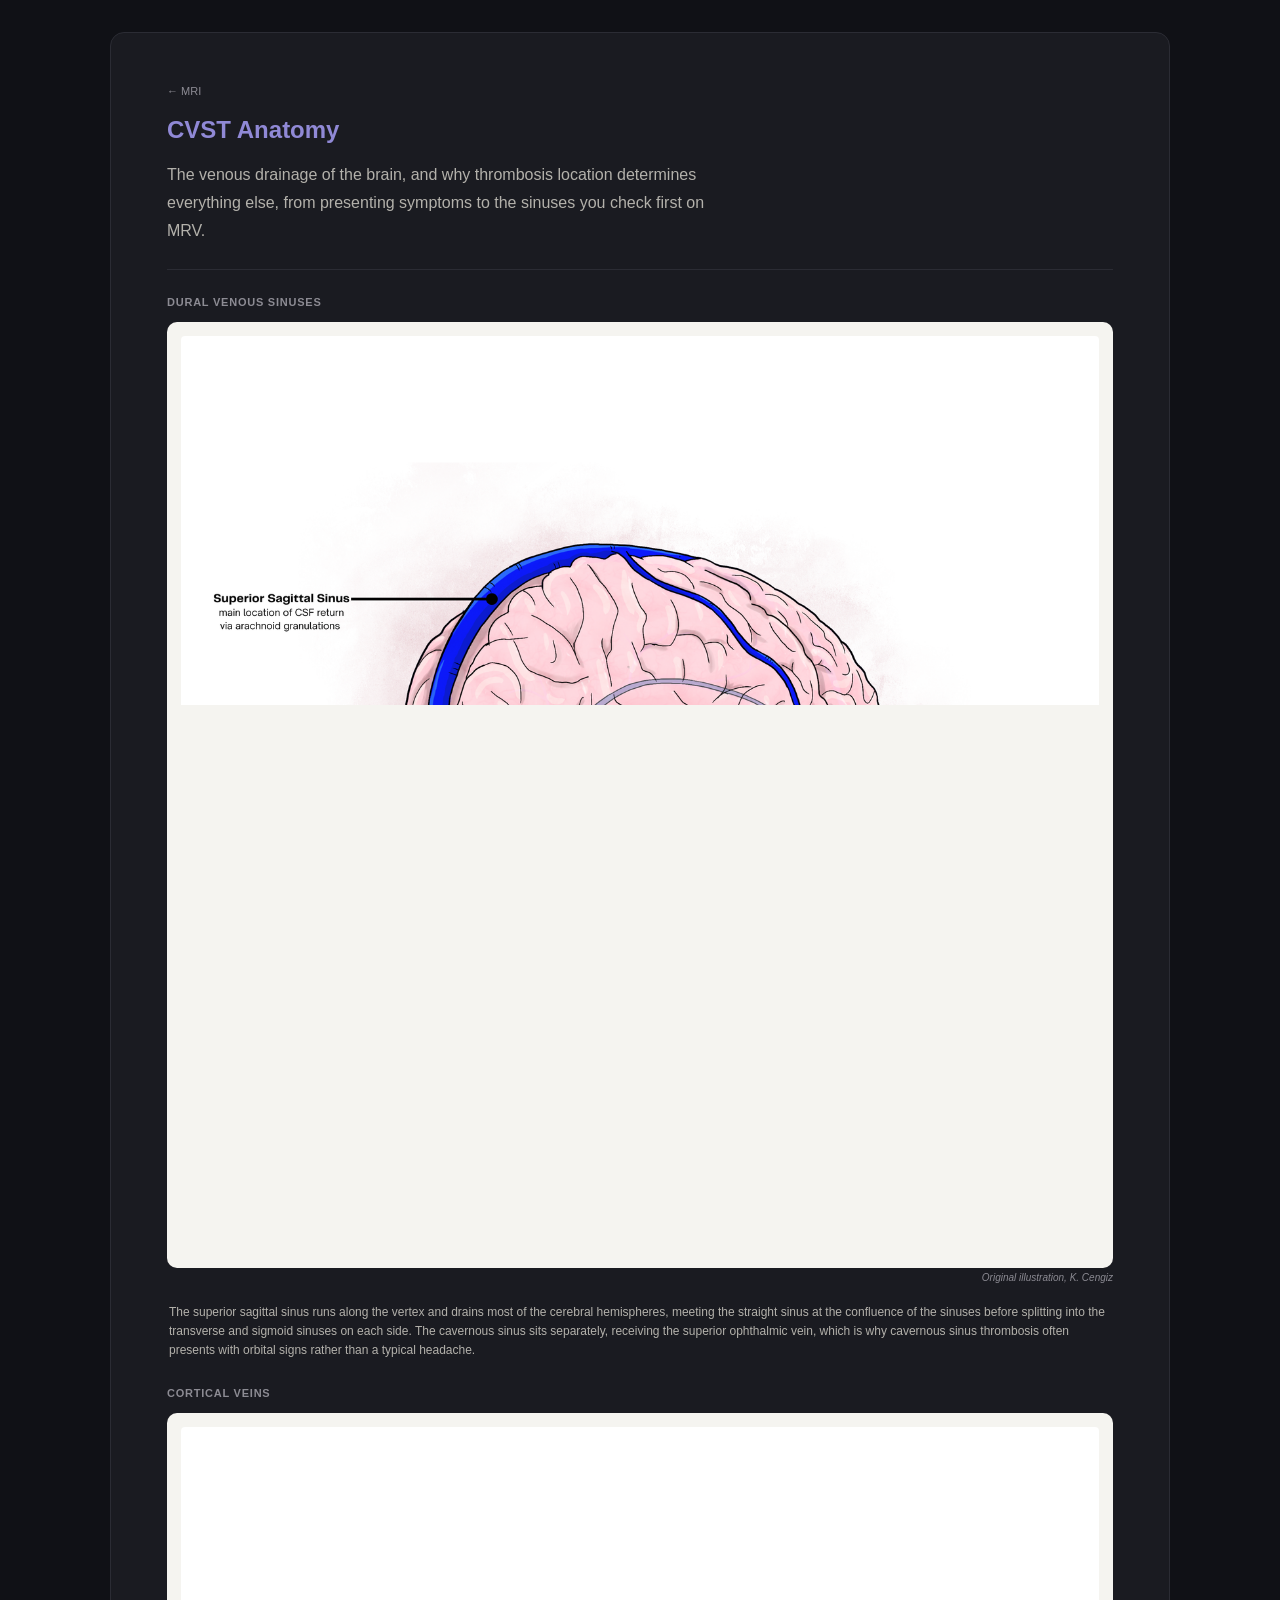
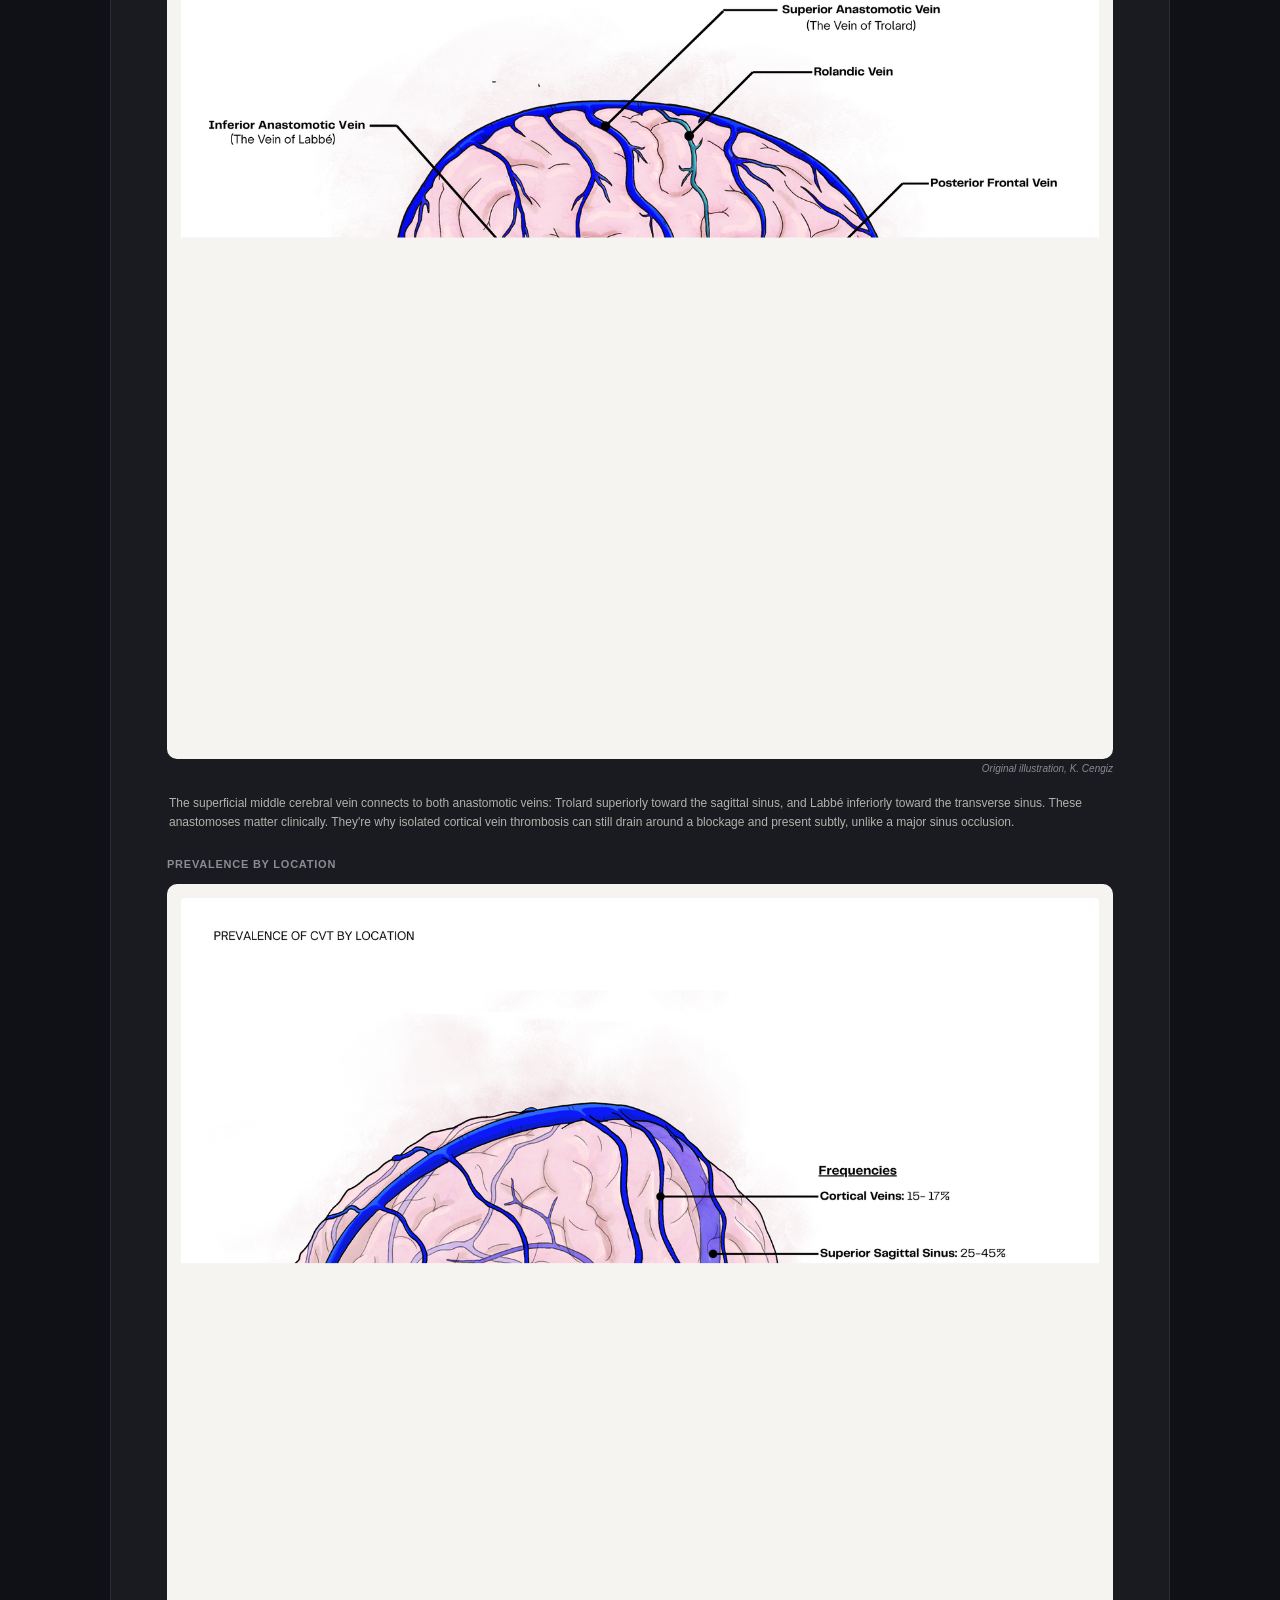
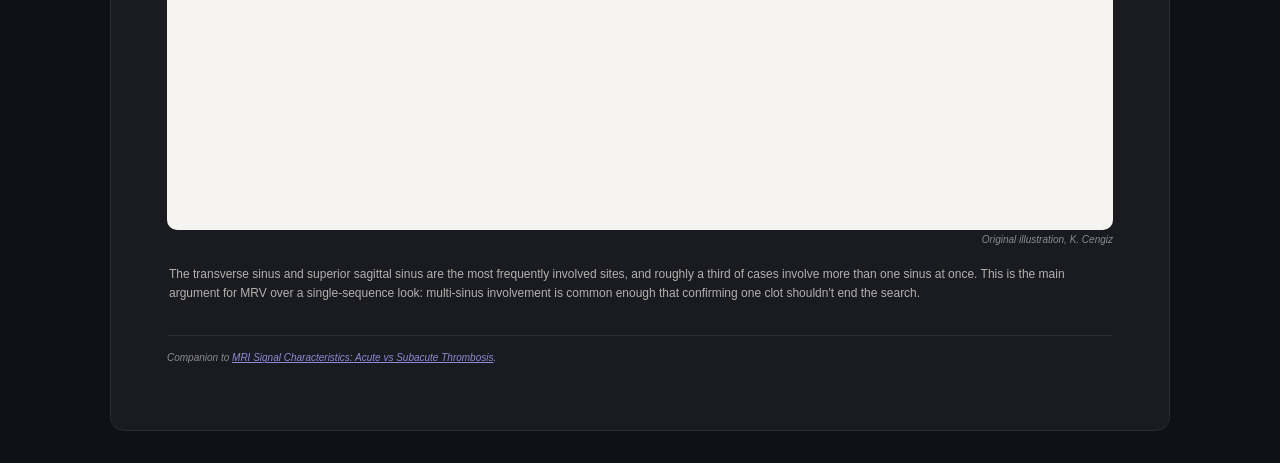
<file: mri/cvt-anatomy.html>
<!DOCTYPE html>
<html lang="en">
<head>
<meta charset="UTF-8">
<meta name="viewport" content="width=device-width, initial-scale=1.0">
<title>CVST Anatomy - Radiology Reference</title>
<link rel="stylesheet" href="../style.css">
<style>
.plate {
  background: #f5f4f0;
  border-radius: 10px;
  padding: 14px;
  margin-bottom: 8px;
}
.plate img { width: 100%; height: auto; display: block; border-radius: 4px; }
.plate-caption {
  font-size: 12px;
  color: var(--muted-soft);
  line-height: 1.6;
  margin-bottom: 26px;
  padding: 0 2px;
}
.plate-caption strong { color: var(--ink); }
.credit-note {
  font-size: 10px;
  color: var(--muted);
  font-style: italic;
  text-align: right;
  margin-top: -4px;
  margin-bottom: 20px;
}
</style>
</head>
<body>
<div class="page">

  <a class="back-link" href="index.html">&larr; MRI</a>

  <div class="hero-title" style="font-size:24px; color: var(--mri);">CVST Anatomy</div>
  <p class="hero-intro">The venous drainage of the brain, and why thrombosis location determines everything else, from presenting symptoms to the sinuses you check first on MRV.</p>

  <hr class="divider">

  <div class="section-label">Dural venous sinuses</div>
  <div class="plate">
    <img src="assets/dural-sinuses-v2.png" alt="Anatomy of the dural venous sinuses, sagittal view">
  </div>
  <div class="credit-note">Original illustration, K. Cengiz</div>
  <p class="plate-caption">The superior sagittal sinus runs along the vertex and drains most of the cerebral hemispheres, meeting the straight sinus at the confluence of the sinuses before splitting into the transverse and sigmoid sinuses on each side. The cavernous sinus sits separately, receiving the superior ophthalmic vein, which is why cavernous sinus thrombosis often presents with orbital signs rather than a typical headache.</p>

  <div class="section-label">Cortical veins</div>
  <div class="plate">
    <img src="assets/cortical-veins-v2.png" alt="Anatomy of the cortical veins, lateral view">
  </div>
  <div class="credit-note">Original illustration, K. Cengiz</div>
  <p class="plate-caption">The superficial middle cerebral vein connects to both anastomotic veins: Trolard superiorly toward the sagittal sinus, and Labbé inferiorly toward the transverse sinus. These anastomoses matter clinically. They're why isolated cortical vein thrombosis can still drain around a blockage and present subtly, unlike a major sinus occlusion.</p>

  <div class="section-label">Prevalence by location</div>
  <div class="plate">
    <img src="assets/cvt-prevalence-v2.png" alt="Prevalence of CVT by anatomical location">
  </div>
  <div class="credit-note">Original illustration, K. Cengiz</div>
  <p class="plate-caption">The transverse sinus and superior sagittal sinus are the most frequently involved sites, and roughly a third of cases involve more than one sinus at once. This is the main argument for MRV over a single-sequence look: multi-sinus involvement is common enough that confirming one clot shouldn't end the search.</p>

  <div class="footer-note">
    Companion to <a href="thrombosis.html" style="color: var(--mri); text-decoration: underline;">MRI Signal Characteristics: Acute vs Subacute Thrombosis</a>.
  </div>

</div>
</body>
</html>
</file>
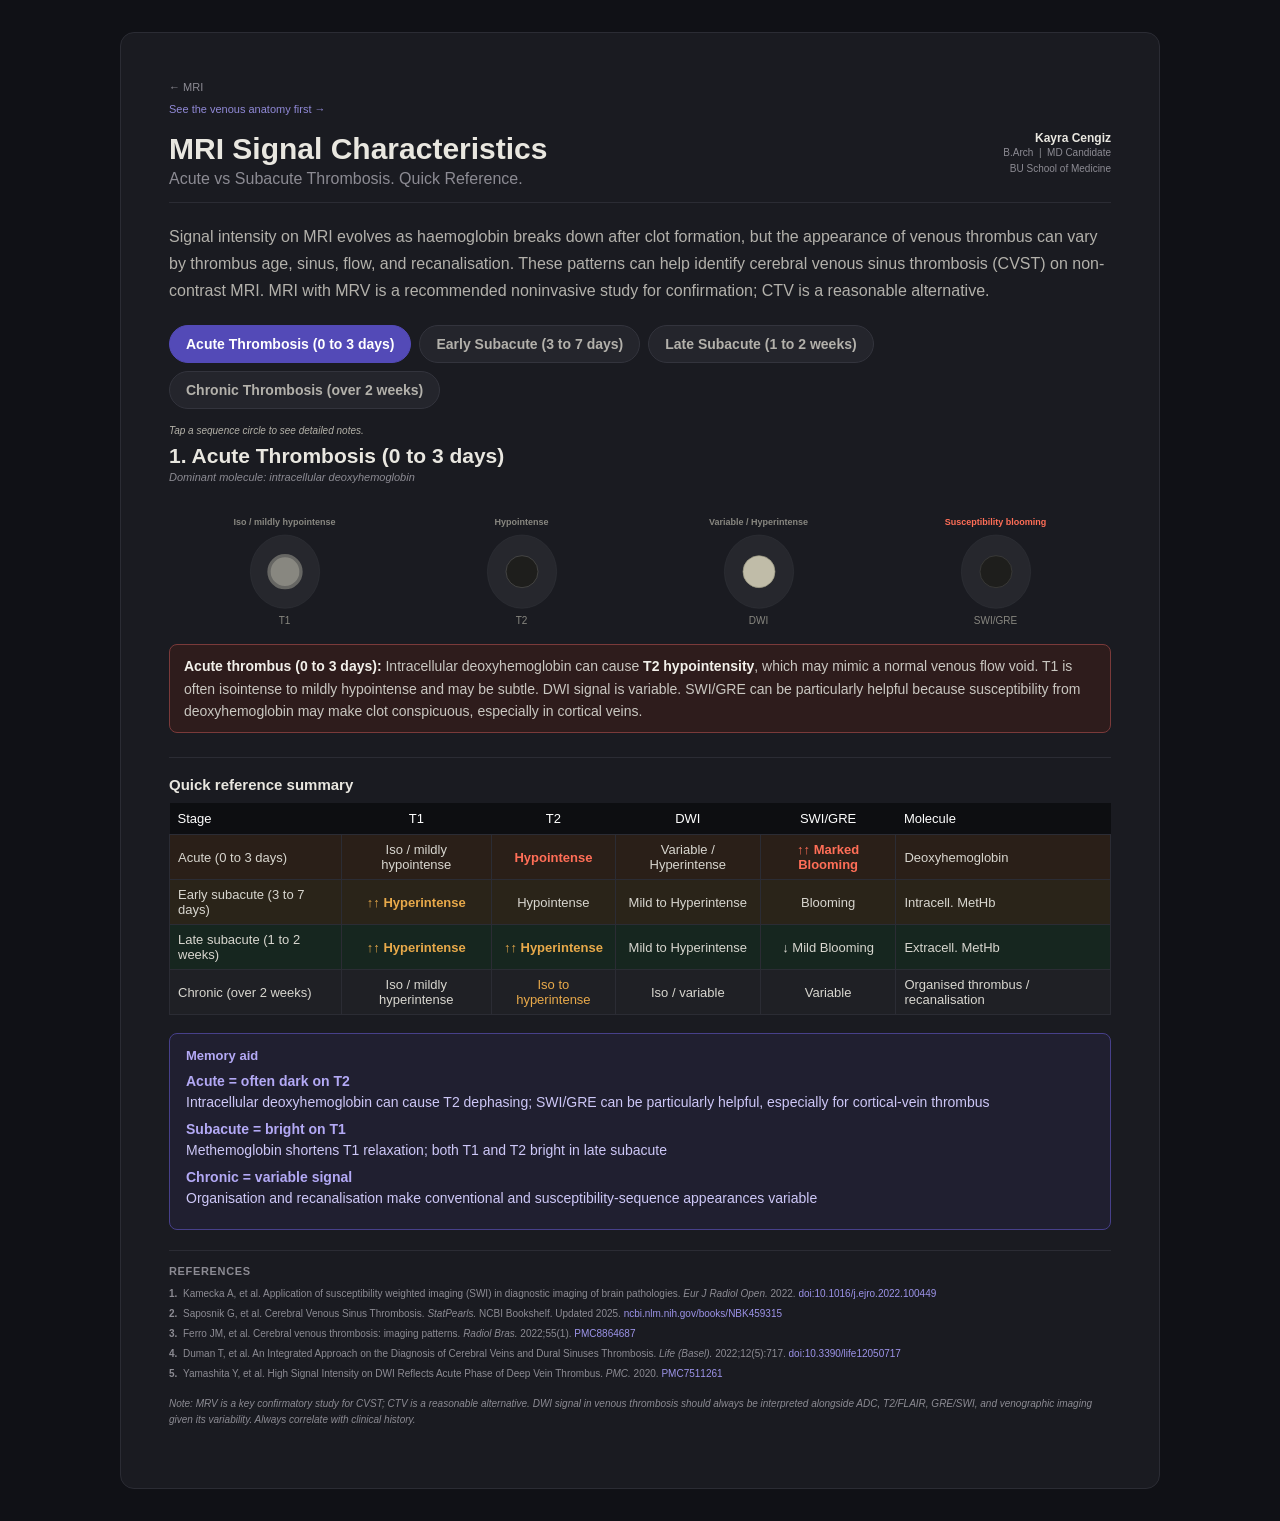
<file: mri/thrombosis.html>
<!DOCTYPE html>
<html lang="en">
<head>
<meta charset="UTF-8">
<meta name="viewport" content="width=device-width, initial-scale=1.0">
<title>MRI Signal Characteristics - Thrombosis Reference</title>
<style>
* { box-sizing: border-box; margin: 0; padding: 0; }
body { background: #101116; font-family: -apple-system, 'Helvetica Neue', Helvetica, Arial, sans-serif; padding: 16px; }
.page { background: #1a1b21; color: #e9e7e0; max-width: 760px; margin: 0 auto; padding: 28px 24px 48px; border-radius: 14px; border: 1px solid #2b2c34; }
.top-bar { display: flex; justify-content: space-between; align-items: flex-start; margin-bottom: 14px; gap: 12px; }
.title-block .page-title { font-size: 22px; font-weight: 700; color: #e9e7e0; margin-bottom: 3px; line-height: 1.2; }
.title-block .page-subtitle { font-size: 13px; color: #8c8b93; }
.creator { text-align: right; flex-shrink: 0; }
.creator-name { font-size: 12px; font-weight: 700; color: #e9e7e0; }
.creator-sub { font-size: 10px; color: #8c8b93; line-height: 1.6; }
.divider { border: none; border-top: 1px solid #2b2c34; margin: 14px 0 20px; }
.intro { font-size: 13px; color: #b3b1ab; line-height: 1.7; margin-bottom: 20px; }
.stage-nav { display: flex; gap: 8px; flex-wrap: wrap; margin-bottom: 16px; }
.nav-btn { padding: 8px 14px; border-radius: 20px; border: 1.5px solid #33343d; background: #24252c; color: #b3b1ab; cursor: pointer; font-size: 12px; font-weight: 600; font-family: inherit; -webkit-tap-highlight-color: transparent; transition: all .15s; }
.nav-btn.active { background: #534ab7; color: #ffffff; border-color: #534ab7; }
.stage-title { font-size: 17px; font-weight: 700; color: #e9e7e0; margin-bottom: 3px; }
.stage-mol { font-size: 11px; font-style: italic; color: #8c8b93; margin-bottom: 12px; }
.circles-row { display: grid; grid-template-columns: repeat(4, 1fr); gap: 6px; margin-bottom: 10px; }
.circle-col { display: flex; flex-direction: column; align-items: center; gap: 4px; cursor: pointer; -webkit-tap-highlight-color: transparent; padding: 6px 2px; border-radius: 8px; border: 2px solid transparent; transition: border-color .15s; }
.circle-col.selected { border-color: #1a1a18; }
.sig-label { font-size: 9px; font-weight: 700; text-align: center; min-height: 26px; display: flex; align-items: flex-end; justify-content: center; line-height: 1.3; }
.brain-svg { width: 100%; max-width: 80px; height: auto; }
.seq-name { font-size: 10px; color: #888780; }
.hint { font-size: 10px; color: #b4b2a9; margin-bottom: 8px; font-style: italic; }
.seq-detail { border-radius: 8px; padding: 10px 14px; font-size: 12px; line-height: 1.6; margin-top: 8px; display: none; border: 1px solid #33343d; background: #212228; color: #e9e7e0; }
.seq-detail.visible { display: block; }
.seq-detail-title { font-weight: 700; margin-bottom: 4px; font-size: 12px; }
.tip-box { border-radius: 8px; padding: 10px 14px; font-size: 12px; line-height: 1.6; color: #c9c7c1; margin-top: 10px; }
.tip-box strong { color: #f2f0ea; }
.section-divider { border: none; border-top: 1px solid #2b2c34; margin: 24px 0 18px; }
.summary-title { font-size: 15px; font-weight: 700; color: #e9e7e0; margin-bottom: 10px; }
.table-wrap { overflow-x: auto; -webkit-overflow-scrolling: touch; }
.summary-table { width: 100%; border-collapse: collapse; font-size: 11px; min-width: 500px; }
.summary-table th { background: #0d0e11; color: #ffffff; padding: 8px 8px; text-align: center; font-weight: 500; }
.summary-table td { padding: 7px 8px; text-align: center; border: 0.5px solid #2b2c34; color: #d8d6cf; }
.summary-table tr:nth-child(1) td { background: #2a1f18; }
.summary-table tr:nth-child(2) td { background: #2a2419; }
.summary-table tr:nth-child(3) td { background: #16261f; }
.summary-table tr:nth-child(4) td { background: #1f2025; }
.summary-table td:first-child { text-align: left; font-weight: 500; }
.memory { background: #201f30; border: 1px solid #47408a; border-radius: 8px; padding: 14px 16px; margin-top: 18px; }
.memory-title { font-size: 13px; font-weight: 700; color: #b3a9f5; margin-bottom: 8px; }
.memory-row { font-size: 12px; color: #cdc7f7; margin-bottom: 6px; line-height: 1.5; }
.memory-row strong { color: #b3a9f5; display: block; }
.refs-box { margin-top: 20px; padding-top: 14px; border-top: 0.5px solid #2b2c34; }
.refs-title { font-size: 11px; font-weight: 700; color: #8c8b93; text-transform: uppercase; letter-spacing: 0.06em; margin-bottom: 8px; }
.refs-list { list-style: none; padding: 0; }
.refs-list li { font-size: 10px; color: #8c8b93; line-height: 1.7; padding-left: 14px; position: relative; margin-bottom: 3px; }
.refs-list li::before { content: counter(ref-counter) "."; counter-increment: ref-counter; position: absolute; left: 0; font-weight: 600; }
.refs-list { counter-reset: ref-counter; }
.refs-list a { color: #9c93e8; text-decoration: none; }
.footer-note { font-size: 10px; color: #8c8b93; font-style: italic; margin-top: 14px; line-height: 1.6; }
@media (min-width: 900px) {
  body { padding: 32px; }
  .page { max-width: 1040px; padding: 44px 48px 60px; }
  .title-block .page-title { font-size: 30px; }
  .title-block .page-subtitle, .intro { font-size: 16px; }
  .nav-btn { font-size: 14px; padding: 10px 16px; }
  .stage-title { font-size: 21px; }
  .tip-box, .memory-row, .seq-detail { font-size: 14px; }
  .summary-table { font-size: 13px; }
}
</style>
</head>
<body>
<div class="page">
  <a href="index.html" style="display:inline-block;font-family:-apple-system,sans-serif;font-size:11px;color:#8c8b93;text-decoration:none;margin-bottom:6px;">&larr; MRI</a>
  <div style="margin-bottom:14px;"><a href="cvt-anatomy.html" style="font-family:-apple-system,sans-serif;font-size:11px;color:#9089d6;text-decoration:none;">See the venous anatomy first &rarr;</a></div>
  <div class="top-bar">
    <div class="title-block">
      <div class="page-title">MRI Signal Characteristics</div>
      <div class="page-subtitle">Acute vs Subacute Thrombosis. Quick Reference.</div>
    </div>
    <div class="creator">
      <div class="creator-name">Kayra Cengiz</div>
      <div class="creator-sub">B.Arch &nbsp;|&nbsp; MD Candidate<br>BU School of Medicine</div>
    </div>
  </div>

  <hr class="divider">
  <p class="intro">Signal intensity on MRI evolves as haemoglobin breaks down after clot formation, but the appearance of venous thrombus can vary by thrombus age, sinus, flow, and recanalisation. These patterns can help identify cerebral venous sinus thrombosis (CVST) on non-contrast MRI. MRI with MRV is a recommended noninvasive study for confirmation; CTV is a reasonable alternative.</p>

  <div class="stage-nav" id="stage-nav"></div>
  <div class="hint">Tap a sequence circle to see detailed notes.</div>
  <div id="stage-display"></div>

  <hr class="section-divider">
  <div class="summary-title">Quick reference summary</div>
  <div class="table-wrap">
    <table class="summary-table">
      <thead>
        <tr>
          <th style="text-align:left">Stage</th>
          <th>T1</th><th>T2</th><th>DWI</th><th>SWI/GRE</th>
          <th style="text-align:left">Molecule</th>
        </tr>
      </thead>
      <tbody>
        <tr>
          <td>Acute (0 to 3 days)</td>
          <td>Iso / mildly hypointense</td>
          <td style="color:#ff6e57;font-weight:700">Hypointense</td>
          <td>Variable / Hyperintense</td>
          <td style="color:#ff6e57;font-weight:700">&#8593;&#8593; Marked Blooming</td>
          <td style="text-align:left">Deoxyhemoglobin</td>
        </tr>
        <tr>
          <td>Early subacute (3 to 7 days)</td>
          <td style="color:#e8a94a;font-weight:700">&#8593;&#8593; Hyperintense</td>
          <td>Hypointense</td>
          <td>Mild to Hyperintense</td>
          <td>Blooming</td>
          <td style="text-align:left">Intracell. MetHb</td>
        </tr>
        <tr>
          <td>Late subacute (1 to 2 weeks)</td>
          <td style="color:#e8a94a;font-weight:700">&#8593;&#8593; Hyperintense</td>
          <td style="color:#e8a94a;font-weight:700">&#8593;&#8593; Hyperintense</td>
          <td>Mild to Hyperintense</td>
          <td>&#8595; Mild Blooming</td>
          <td style="text-align:left">Extracell. MetHb</td>
        </tr>
        <tr>
          <td>Chronic (over 2 weeks)</td>
          <td>Iso / mildly hyperintense</td>
          <td style="color:#e8a94a">Iso to hyperintense</td>
          <td>Iso / variable</td>
          <td>Variable</td>
          <td style="text-align:left">Organised thrombus / recanalisation</td>
        </tr>
      </tbody>
    </table>
  </div>

  <div class="memory">
    <div class="memory-title">Memory aid</div>
    <div class="memory-row"><strong>Acute = often dark on T2</strong>Intracellular deoxyhemoglobin can cause T2 dephasing; SWI/GRE can be particularly helpful, especially for cortical-vein thrombus</div>
    <div class="memory-row"><strong>Subacute = bright on T1</strong>Methemoglobin shortens T1 relaxation; both T1 and T2 bright in late subacute</div>
    <div class="memory-row"><strong>Chronic = variable signal</strong>Organisation and recanalisation make conventional and susceptibility-sequence appearances variable</div>
  </div>

  <div class="refs-box">
    <div class="refs-title">References</div>
    <ol class="refs-list">
      <li>Kamecka A, et al. Application of susceptibility weighted imaging (SWI) in diagnostic imaging of brain pathologies. <em>Eur J Radiol Open.</em> 2022. <a href="https://doi.org/10.1016/j.ejro.2022.100449">doi:10.1016/j.ejro.2022.100449</a></li>
      <li>Saposnik G, et al. Cerebral Venous Sinus Thrombosis. <em>StatPearls.</em> NCBI Bookshelf. Updated 2025. <a href="https://www.ncbi.nlm.nih.gov/books/NBK459315/">ncbi.nlm.nih.gov/books/NBK459315</a></li>
      <li>Ferro JM, et al. Cerebral venous thrombosis: imaging patterns. <em>Radiol Bras.</em> 2022;55(1). <a href="https://pmc.ncbi.nlm.nih.gov/articles/PMC8864687/">PMC8864687</a></li>
      <li>Duman T, et al. An Integrated Approach on the Diagnosis of Cerebral Veins and Dural Sinuses Thrombosis. <em>Life (Basel).</em> 2022;12(5):717. <a href="https://doi.org/10.3390/life12050717">doi:10.3390/life12050717</a></li>
      <li>Yamashita Y, et al. High Signal Intensity on DWI Reflects Acute Phase of Deep Vein Thrombus. <em>PMC.</em> 2020. <a href="https://pmc.ncbi.nlm.nih.gov/articles/PMC7511261/">PMC7511261</a></li>
    </ol>
  </div>

  <div class="footer-note">Note: MRV is a key confirmatory study for CVST; CTV is a reasonable alternative. DWI signal in venous thrombosis should always be interpreted alongside ADC, T2/FLAIR, GRE/SWI, and venographic imaging given its variability. Always correlate with clinical history.</div>
</div>

<script>
var STAGES = [
  {
    title: '1. Acute Thrombosis (0 to 3 days)',
    mol: 'Dominant molecule: intracellular deoxyhemoglobin',
    tip: '<strong>Acute thrombus (0 to 3 days):</strong> Intracellular deoxyhemoglobin can cause <strong>T2 hypointensity</strong>, which may mimic a normal venous flow void. T1 is often isointense to mildly hypointense and may be subtle. DWI signal is variable. SWI/GRE can be particularly helpful because susceptibility from deoxyhemoglobin may make clot conspicuous, especially in cortical veins.',
    tipBg: '#2e1c1c', tipBorder: '#7a3a3a',
    seqs: [
      { label: 'Iso / mildly hypointense', lc: '#888780', fill: '#888780', stroke: '#666663', sw: 5, ring: true,
        detail: '<strong>T1:</strong> Isointense to mildly hypointense. The clot blends with surrounding brain tissue making it easy to overlook. Thrombi within the first 7 days are more challenging to visualize on conventional sequences.' },
      { label: 'Hypointense', lc: '#888780', fill: '#1e1e1c', stroke: '#555553', sw: 1,
        detail: '<strong>T2:</strong> Markedly hypointense (dark). Hallmark of acute thrombus. Deoxyhemoglobin causes strong T2 dephasing. May mimic a normal venous flow void, making acute CVT easy to miss on T2 alone.' },
      { label: 'Variable / Hyperintense', lc: '#888780', fill: '#c0bca8', stroke: '#999880', sw: 1,
        detail: '<strong>DWI:</strong> Variable signal, tending hyperintense in the acute phase. Venous thrombi show high or mixed high and iso signal intensity on DWI. ADC correlates negatively with erythrocyte content. DWI signal should always be interpreted alongside ADC and GRE/SWI.' },
      { label: 'Susceptibility blooming', lc: '#ff6e57', fill: '#1e1e1c', stroke: '#444442', sw: 1,
        detail: '<strong>SWI/GRE:</strong> Susceptibility blooming can be conspicuous in acute CVT. Deoxyhemoglobin may make a dural sinus or cortical vein hypointense. These sequences can be particularly useful for isolated cortical-vein thrombosis when conventional sequences are equivocal.' }
    ]
  },
  {
    title: '2. Early Subacute (3 to 7 days)',
    mol: 'Dominant molecule: intracellular methemoglobin',
    tip: '<strong>Early subacute (3 to 7 days):</strong> Deoxyhemoglobin oxidises to intracellular methemoglobin. <strong>T1 becomes hyperintense</strong>, the most recognisable finding at this stage. T2 remains dark as methemoglobin is still intracellular. SWI blooming persists.',
    tipBg: '#2e2618', tipBorder: '#8a6a2a',
    seqs: [
      { label: '&#8593;&#8593; Hyperintense', lc: '#e8a94a', fill: '#fac775', stroke: '#c8922a', sw: 1,
        detail: '<strong>T1:</strong> Markedly hyperintense. Conversion to intracellular methemoglobin shortens T1 relaxation time dramatically. This is the classic and most recognisable sign of subacute thrombus, becoming apparent by the second week.' },
      { label: 'Hypointense', lc: '#888780', fill: '#1e1e1c', stroke: '#555553', sw: 1,
        detail: '<strong>T2:</strong> Still hypointense (dark). Methemoglobin remains intracellular, maintaining the paramagnetic T2 effect of the intact red cell membrane despite T1 brightening.' },
      { label: 'Mild to Hyperintense', lc: '#888780', fill: '#c0bca8', stroke: '#999880', sw: 1,
        detail: '<strong>DWI:</strong> Mild to hyperintense. DWI signal in venous thrombus is variable and evolves over time, showing mixed high and iso signal as the clot organises. Interpret alongside ADC and SWI.' },
      { label: 'Blooming', lc: '#888780', fill: '#888780', stroke: '#666663', sw: 1,
        detail: '<strong>SWI/GRE:</strong> Blooming artifact persists. Blood breakdown products including methemoglobin continue to produce signal drop-out on susceptibility sequences, though slightly less pronounced than the acute stage.' }
    ]
  },
  {
    title: '3. Late Subacute (1 to 2 weeks)',
    mol: 'Dominant molecule: extracellular methemoglobin',
    tip: '<strong>Late subacute (1 to 2 weeks):</strong> Cell lysis releases methemoglobin extracellularly. By the second week, both <strong>T1 and T2 are typically hyperintense</strong>. This is the most conspicuous and easiest stage to identify on conventional MRI.',
    tipBg: '#16261f', tipBorder: '#3a7a63',
    seqs: [
      { label: '&#8593;&#8593; Hyperintense', lc: '#e8a94a', fill: '#fac775', stroke: '#c8922a', sw: 1,
        detail: '<strong>T1:</strong> Markedly hyperintense. Extracellular methemoglobin continues to shorten T1 relaxation. By the second week T1 and T2 weighted sequences typically demonstrate hyperintense signals, confirming CVT.' },
      { label: '&#8593;&#8593; Hyperintense', lc: '#e8a94a', fill: '#fac775', stroke: '#c8922a', sw: 1,
        detail: '<strong>T2:</strong> Now hyperintense. Red cell lysis releases methemoglobin extracellularly, removing the T2 shortening effect of the intact cell membrane. Both T1 and T2 bright together is the most recognisable pattern of subacute CVT.' },
      { label: 'Mild to Hyperintense', lc: '#888780', fill: '#c0bca8', stroke: '#999880', sw: 1,
        detail: '<strong>DWI:</strong> Mild to hyperintense. Signal becomes progressively more iso as the clot organises. DWI thrombus signal at 1 to 2 weeks shows mixed high and iso intensity, correlating with evolving clot composition.' },
      { label: '&#8595; Mild Blooming', lc: '#888780', fill: '#888780', stroke: '#666663', sw: 1,
        detail: '<strong>SWI/GRE:</strong> Mild blooming, reduced compared to earlier stages. As methemoglobin becomes extracellular, the susceptibility effect diminishes. Hemosiderin deposition has not yet fully occurred.' }
    ]
  },
  {
    title: '4. Chronic Thrombosis (over 2 weeks)',
    mol: 'Organising thrombus with variable breakdown products and recanalisation',
    tip: '<strong>Chronic thrombus (over 2 weeks):</strong> Signal intensity is variable and may be difficult to interpret on any single conventional or susceptibility sequence. Organisation and recanalisation can produce heterogeneous appearances; confirm suspected chronic CVT with appropriate venographic imaging and comparison with prior studies when available.',
    tipBg: '#1f2025', tipBorder: '#44454e',
    seqs: [
      { label: 'Iso / mildly hyperintense', lc: '#888780', fill: '#a89f88', stroke: '#888065', sw: 1,
        detail: '<strong>T1:</strong> Iso to mildly hyperintense. Signal is variable. The chronic thrombus exhibits a heterogeneous pattern depending on the degree of organisation, recanalisation, and residual methemoglobin vs developing hemosiderin.' },
      { label: 'Iso to hyperintense', lc: '#e8a94a', fill: '#d4a84b', stroke: '#a07820', sw: 1,
        detail: '<strong>T2:</strong> Iso to hyperintense but variable. Chronic CVT with incomplete recanalisation may present a diagnostic challenge on MRI. An irregular sinus appearance with multiple serpiginous intrathrombus flow voids may indicate incomplete recanalisation on MRV.' },
      { label: 'Iso / variable', lc: '#888780', fill: '#888780', stroke: '#666663', sw: 1,
        detail: '<strong>DWI:</strong> Iso, largely normalised. DWI signal correlates positively with smooth muscle cells, macrophages, hemosiderin and collagen content as the clot organises over weeks. DWI is less useful for diagnosis in the chronic stage.' },
      { label: 'Variable', lc: '#888780', fill: '#888780', stroke: '#666663', sw: 1,
        detail: '<strong>SWI/GRE:</strong> Variable. Susceptibility signal in chronic thrombus is not a reliable stand-alone diagnostic hallmark. Interpret it with the conventional sequences, MRV or CTV, and prior imaging when available.' }
    ]
  }
];

var SEQ_NAMES = ['T1','T2','DWI','SWI/GRE'];
var currentStage = 0;
var currentSeq = null;

function makeSVG(seq) {
  var sw = seq.ring ? seq.sw : 1;
  return '<svg class="brain-svg" viewBox="0 0 120 118" xmlns="http://www.w3.org/2000/svg">'
    + '<ellipse cx="60" cy="58" rx="52" ry="55" fill="#26272d" stroke="#3f4048" stroke-width="0.5"/>'
    + '<circle cx="60" cy="58" r="24" fill="'+seq.fill+'" stroke="'+seq.stroke+'" stroke-width="'+sw+'"/>'
    + '</svg>';
}

function renderStage(idx) {
  currentStage = idx;
  currentSeq = null;
  var s = STAGES[idx];
  var html = '<div class="stage-title">'+s.title+'</div>'
    + '<div class="stage-mol">'+s.mol+'</div>'
    + '<div class="circles-row">';
  s.seqs.forEach(function(seq, i) {
    html += '<div class="circle-col" onclick="toggleSeq('+i+')" id="col-'+i+'">'
      + '<div class="sig-label" style="color:'+seq.lc+'">'+seq.label+'</div>'
      + makeSVG(seq)
      + '<div class="seq-name">'+SEQ_NAMES[i]+'</div>'
      + '</div>';
  });
  html += '</div>'
    + '<div class="seq-detail" id="seq-detail"></div>'
    + '<div class="tip-box" style="background:'+s.tipBg+';border:1px solid '+s.tipBorder+'">'+s.tip+'</div>';
  document.getElementById('stage-display').innerHTML = html;
  document.querySelectorAll('.nav-btn').forEach(function(b, i) {
    b.classList.toggle('active', i === idx);
  });
}

function toggleSeq(i) {
  var detail = document.getElementById('seq-detail');
  var seq = STAGES[currentStage].seqs[i];
  document.querySelectorAll('.circle-col').forEach(function(col) {
    col.classList.remove('selected');
  });
  if (currentSeq === i) {
    detail.classList.remove('visible');
    detail.innerHTML = '';
    currentSeq = null;
  } else {
    currentSeq = i;
    detail.innerHTML = '<div class="seq-detail-title">'+SEQ_NAMES[i]+'</div>'+seq.detail;
    detail.classList.add('visible');
    document.getElementById('col-'+i).classList.add('selected');
  }
}

var nav = document.getElementById('stage-nav');
STAGES.forEach(function(s, i) {
  var btn = document.createElement('button');
  btn.className = 'nav-btn' + (i === 0 ? ' active' : '');
  btn.textContent = s.title.replace(/^[0-9]+\.\s+/, '');
  btn.onclick = function() { renderStage(i); };
  nav.appendChild(btn);
});

renderStage(0);
</script>
</body>
</html>
</file>
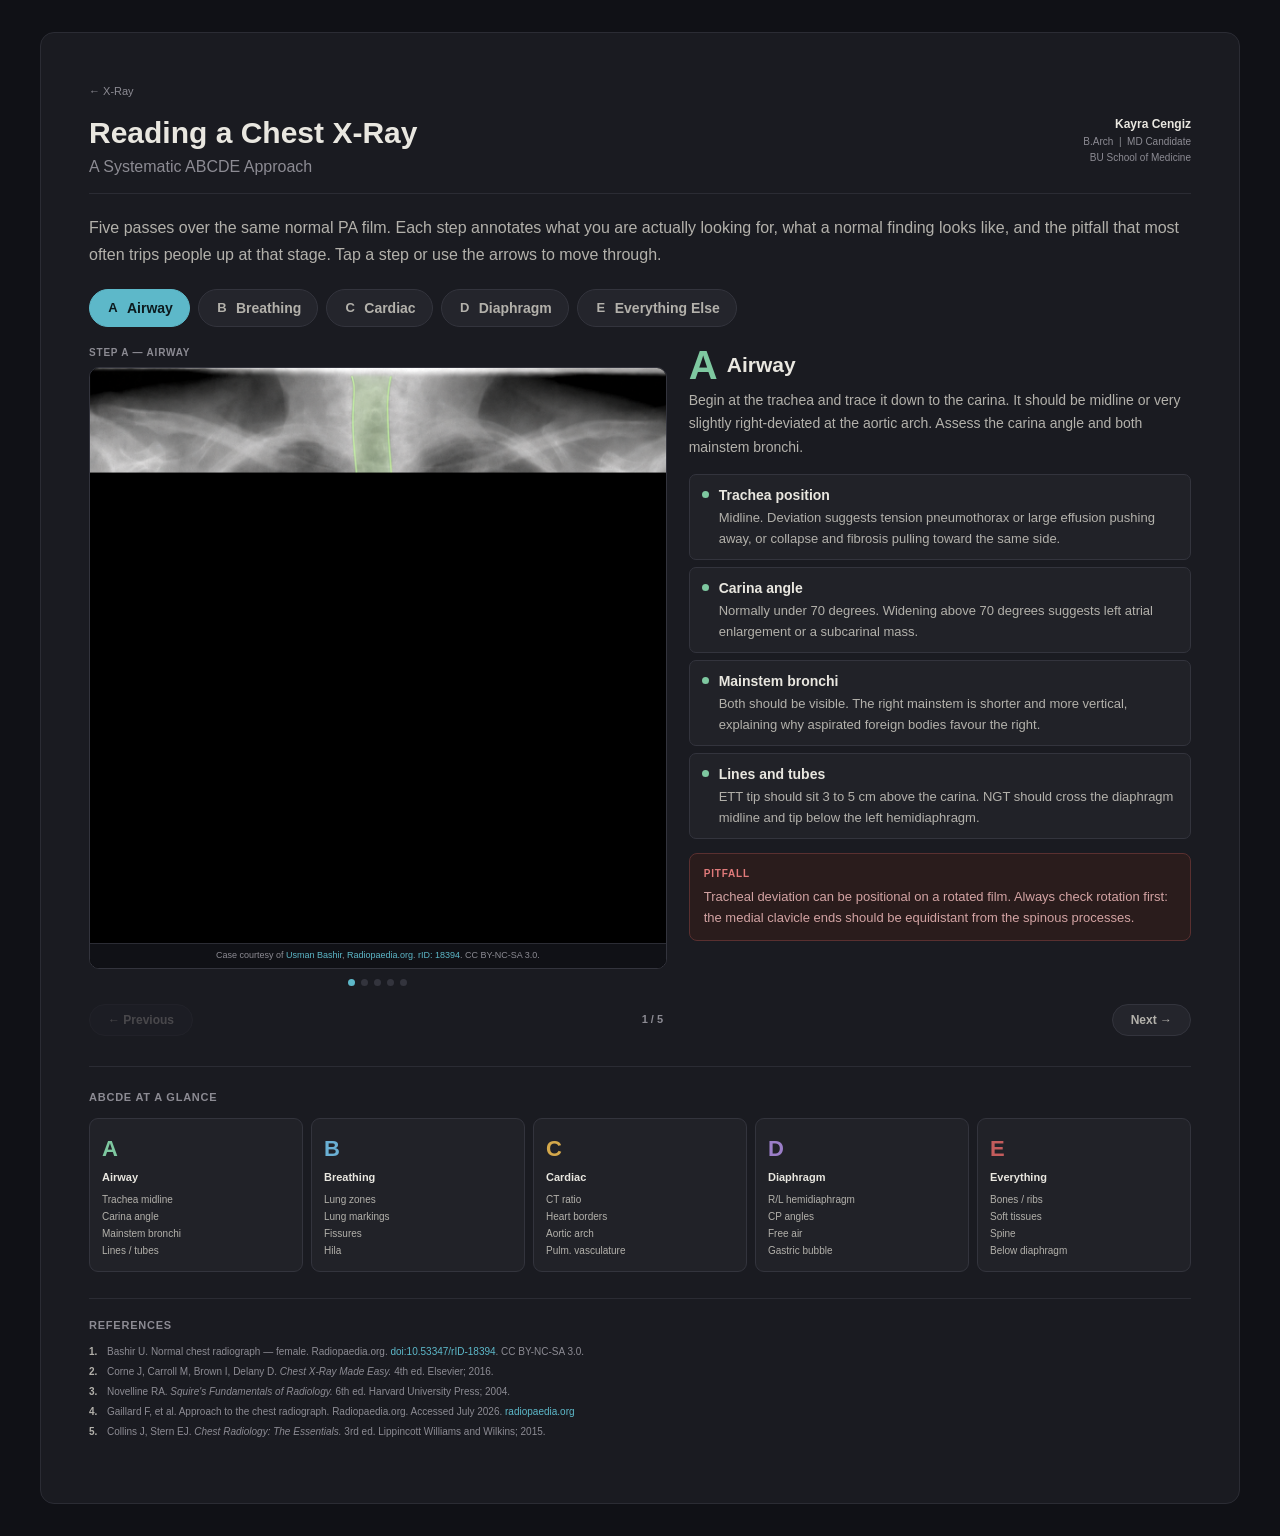
<file: xray/chest-abcde.html>
<!DOCTYPE html>
<html lang="en">
<head>
<meta charset="UTF-8">
<meta name="viewport" content="width=device-width, initial-scale=1.0">
<title>Reading a Chest X-Ray: ABCDE Approach - Reference</title>
<style>
* { box-sizing: border-box; margin: 0; padding: 0; }
body { background: #101116; color: #e9e7e0; font-family: -apple-system, 'Helvetica Neue', Helvetica, Arial, sans-serif; padding: 16px; line-height: 1.6; -webkit-font-smoothing: antialiased; }
.page { background: #1a1b21; max-width: 960px; margin: 0 auto; padding: 28px 24px 48px; border-radius: 14px; border: 1px solid #2b2c34; }
a { color: inherit; text-decoration: none; }
.back-link { display: inline-block; font-size: 11px; color: #8c8b93; margin-bottom: 14px; }
.back-link:hover { color: #e9e7e0; }
.top-bar { display: flex; justify-content: space-between; align-items: flex-start; margin-bottom: 14px; gap: 12px; }
.title-block .page-title { font-size: 22px; font-weight: 700; color: #e9e7e0; margin-bottom: 3px; line-height: 1.2; }
.title-block .page-subtitle { font-size: 13px; color: #8c8b93; }
.creator { text-align: right; flex-shrink: 0; }
.creator-name { font-size: 12px; font-weight: 700; color: #e9e7e0; }
.creator-sub { font-size: 10px; color: #8c8b93; line-height: 1.6; }
.divider { border: none; border-top: 1px solid #2b2c34; margin: 14px 0 20px; }
.intro { font-size: 13px; color: #b3b1ab; line-height: 1.7; margin-bottom: 20px; }

.step-nav { display: flex; gap: 8px; flex-wrap: wrap; margin-bottom: 18px; }
.step-btn { display: flex; align-items: center; gap: 7px; padding: 8px 14px; border-radius: 20px; border: 1.5px solid #33343d; background: #24252c; color: #b3b1ab; cursor: pointer; font-size: 12px; font-weight: 600; font-family: inherit; -webkit-tap-highlight-color: transparent; transition: all .15s; }
.step-btn .letter { font-size: 13px; font-weight: 700; width: 14px; text-align: center; }
.step-btn:hover { border-color: #5db8c9; color: #e9e7e0; }
.step-btn.active { background: #5db8c9; color: #0c1a1e; border-color: #5db8c9; }

.content-grid { display: grid; grid-template-columns: 1.15fr 1fr; gap: 22px; align-items: start; }
@media (max-width: 700px) { .content-grid { grid-template-columns: 1fr; } .title-block .page-title { font-size: 19px; } .page { padding: 22px 16px 36px; } }

.xray-viewer { position: sticky; top: 16px; }
@media (max-width: 700px) { .xray-viewer { position: static; } }
.xray-label { font-size: 10px; letter-spacing: .08em; color: #8c8b93; text-transform: uppercase; font-weight: 700; margin-bottom: 6px; }
.xray-frame { background: #000; border: 1px solid #33343d; border-radius: 10px; overflow: hidden; }
.xray-frame img { width: 100%; height: auto; display: block; transition: opacity .25s ease; }
.xray-frame img.fade { opacity: 0; }
.xray-credit { font-size: 9px; color: #8c8b93; padding: 5px 10px; text-align: center; border-top: 1px solid #2b2c34; background: #101116; line-height: 1.5; }
.xray-credit a { color: #5db8c9; }

.progress-dots { display: flex; gap: 6px; margin-top: 10px; justify-content: center; }
.progress-dot { width: 7px; height: 7px; border-radius: 50%; background: #33343d; transition: background .2s; cursor: pointer; }
.progress-dot.active { background: #5db8c9; }

.info-panel { display: flex; flex-direction: column; gap: 14px; }
.step-header { display: flex; align-items: center; gap: 10px; margin-bottom: 4px; }
.step-letter-big { font-size: 40px; font-weight: 700; line-height: 1; letter-spacing: -.02em; flex-shrink: 0; }
.step-title { font-size: 17px; font-weight: 700; color: #e9e7e0; }
.step-desc { font-size: 12.5px; color: #b3b1ab; line-height: 1.7; }

.checklist { list-style: none; display: flex; flex-direction: column; gap: 7px; }
.checklist li { display: flex; gap: 10px; align-items: flex-start; font-size: 12.5px; line-height: 1.6; background: #212228; border: 1px solid #33343d; border-radius: 7px; padding: 9px 12px; }
.checklist li .dot { width: 7px; height: 7px; border-radius: 50%; margin-top: 7px; flex-shrink: 0; }
.checklist li .label { font-weight: 700; color: #e9e7e0; }
.checklist li .note { color: #b3b1ab; font-size: 12px; display: block; margin-top: 2px; }

.pitfall-box { background: #2a1c1c; border: 1px solid #5a3030; border-radius: 8px; padding: 12px 14px; }
.pitfall-title { font-size: 10px; font-weight: 700; text-transform: uppercase; letter-spacing: .08em; color: #e07a7a; margin-bottom: 5px; }
.pitfall-box p { font-size: 12px; color: #d3a3a3; line-height: 1.6; }

.nav-arrows { display: flex; justify-content: space-between; align-items: center; margin-top: 18px; }
.nav-arrow-btn { padding: 8px 18px; background: #24252c; border: 1.5px solid #33343d; border-radius: 20px; color: #b3b1ab; cursor: pointer; font-size: 12px; font-family: inherit; font-weight: 600; -webkit-tap-highlight-color: transparent; transition: all .15s; }
.nav-arrow-btn:hover:not(:disabled) { border-color: #5db8c9; color: #e9e7e0; }
.nav-arrow-btn:disabled { opacity: .3; cursor: default; }
.step-counter { font-size: 11px; color: #8c8b93; font-weight: 600; }

.summary-section { margin-top: 30px; padding-top: 22px; border-top: 1px solid #2b2c34; }
.summary-title { font-size: 11px; font-weight: 700; color: #8c8b93; text-transform: uppercase; letter-spacing: .07em; margin-bottom: 12px; }
.abcde-grid { display: grid; grid-template-columns: repeat(5, 1fr); gap: 8px; }
@media (max-width: 600px) { .abcde-grid { grid-template-columns: repeat(2, 1fr); } }
.abcde-card { background: #212228; border: 1px solid #33343d; border-radius: 9px; padding: 12px; cursor: pointer; transition: border-color .15s; }
.abcde-card:hover { border-color: #5db8c9; }
.abcde-card .big-letter { font-size: 22px; font-weight: 700; margin-bottom: 2px; }
.abcde-card .card-title { font-size: 11px; font-weight: 700; color: #e9e7e0; margin-bottom: 5px; }
.abcde-card .card-items { font-size: 10px; color: #b3b1ab; line-height: 1.7; }

.refs-section { margin-top: 26px; padding-top: 18px; border-top: 1px solid #2b2c34; }
.refs-eyebrow { font-size: 11px; font-weight: 700; color: #8c8b93; text-transform: uppercase; letter-spacing: .07em; margin-bottom: 8px; }
.refs-list { list-style: none; counter-reset: ref; }
.refs-list li { counter-increment: ref; font-size: 10px; color: #8c8b93; line-height: 1.7; padding-left: 18px; position: relative; margin-bottom: 3px; }
.refs-list li::before { content: counter(ref) "."; position: absolute; left: 0; font-weight: 700; color: #b3b1ab; }
.refs-list a { color: #5db8c9; }
@media (min-width: 900px) {
  body { padding: 32px; }
  .page { max-width: 1200px; padding: 44px 48px 60px; }
  .title-block .page-title { font-size: 30px; }
  .title-block .page-subtitle, .intro { font-size: 16px; }
  .step-btn { font-size: 14px; padding: 10px 16px; }
  .step-title { font-size: 21px; }
  .step-desc, .checklist li { font-size: 14px; }
  .checklist li .note, .pitfall-box p { font-size: 13px; }
}
</style>
</head>
<body>
<div class="page">
  <a class="back-link" href="index.html">&larr; X-Ray</a>
  <div class="top-bar">
    <div class="title-block">
      <div class="page-title">Reading a Chest X-Ray</div>
      <div class="page-subtitle">A Systematic ABCDE Approach</div>
    </div>
    <div class="creator">
      <div class="creator-name">Kayra Cengiz</div>
      <div class="creator-sub">B.Arch &nbsp;|&nbsp; MD Candidate<br>BU School of Medicine</div>
    </div>
  </div>

  <hr class="divider">
  <p class="intro">Five passes over the same normal PA film. Each step annotates what you are actually looking for, what a normal finding looks like, and the pitfall that most often trips people up at that stage. Tap a step or use the arrows to move through.</p>

  <div class="step-nav" id="step-nav"></div>

  <div class="content-grid">
    <div class="xray-viewer">
      <div class="xray-label" id="xray-label">Step A &mdash; Airway</div>
      <div class="xray-frame">
        <img id="xray-img" src="" alt="Annotated chest X-ray"/>
        <div class="xray-credit">
          Case courtesy of <a href="https://radiopaedia.org/?lang=us" target="_blank">Usman Bashir</a>,
          <a href="https://radiopaedia.org/?lang=us" target="_blank">Radiopaedia.org</a>.
          <a href="https://radiopaedia.org/cases/18394?lang=us" target="_blank">rID: 18394</a>. CC BY-NC-SA 3.0.
        </div>
      </div>
      <div class="progress-dots" id="progress-dots"></div>
    </div>

    <div class="info-panel" id="info-panel"></div>
  </div>

  <div class="nav-arrows">
    <button class="nav-arrow-btn" id="btn-prev" onclick="navigate(-1)">&#8592; Previous</button>
    <span class="step-counter" id="step-counter">1 / 5</span>
    <button class="nav-arrow-btn" id="btn-next" onclick="navigate(1)">Next &#8594;</button>
  </div>

  <div class="summary-section">
    <div class="summary-title">ABCDE at a glance</div>
    <div class="abcde-grid" id="abcde-grid"></div>
  </div>

  <div class="refs-section">
    <div class="refs-eyebrow">References</div>
    <ol class="refs-list">
      <li>Bashir U. Normal chest radiograph &mdash; female. Radiopaedia.org. <a href="https://doi.org/10.53347/rID-18394" target="_blank">doi:10.53347/rID-18394</a>. CC BY-NC-SA 3.0.</li>
      <li>Corne J, Carroll M, Brown I, Delany D. <em>Chest X-Ray Made Easy.</em> 4th ed. Elsevier; 2016.</li>
      <li>Novelline RA. <em>Squire's Fundamentals of Radiology.</em> 6th ed. Harvard University Press; 2004.</li>
      <li>Gaillard F, et al. Approach to the chest radiograph. Radiopaedia.org. Accessed July 2026. <a href="https://radiopaedia.org/articles/chest-radiograph-an-approach" target="_blank">radiopaedia.org</a></li>
      <li>Collins J, Stern EJ. <em>Chest Radiology: The Essentials.</em> 3rd ed. Lippincott Williams and Wilkins; 2015.</li>
    </ol>
  </div>
</div>

<script>
var IMGS = {'A':'assets/cxr-A.png','B':'assets/cxr-B.png','C':'assets/cxr-C.png','D':'assets/cxr-D.png','E':'assets/cxr-E.png'};

var STEPS = [
  {
    key:'A', title:'Airway', color:'#7ec8a0',
    desc:'Begin at the trachea and trace it down to the carina. It should be midline or very slightly right-deviated at the aortic arch. Assess the carina angle and both mainstem bronchi.',
    checks:[
      {label:'Trachea position', text:'Midline. Deviation suggests tension pneumothorax or large effusion pushing away, or collapse and fibrosis pulling toward the same side.'},
      {label:'Carina angle', text:'Normally under 70 degrees. Widening above 70 degrees suggests left atrial enlargement or a subcarinal mass.'},
      {label:'Mainstem bronchi', text:'Both should be visible. The right mainstem is shorter and more vertical, explaining why aspirated foreign bodies favour the right.'},
      {label:'Lines and tubes', text:'ETT tip should sit 3 to 5 cm above the carina. NGT should cross the diaphragm midline and tip below the left hemidiaphragm.'},
    ],
    pitfall:'Tracheal deviation can be positional on a rotated film. Always check rotation first: the medial clavicle ends should be equidistant from the spinous processes.'
  },
  {
    key:'B', title:'Breathing', color:'#6ab0d4',
    desc:'Systematically compare upper, middle, and lower zones bilaterally. Look for asymmetry in density and lung markings. Trace the lung edge carefully to detect pneumothorax.',
    checks:[
      {label:'Lung zones', text:'Compare upper, middle and lower zones bilaterally. Asymmetric opacification suggests consolidation, atelectasis, effusion, or mass.'},
      {label:'Lung markings', text:'Bronchovascular markings should reach the periphery. An absent lung edge with no markings beyond it indicates pneumothorax.'},
      {label:'Horizontal fissure', text:'Visible in the right lung at the level of the anterior 4th rib. Displacement suggests lobar collapse or a large effusion.'},
      {label:'Hila', text:'Left hilum is normally slightly higher than right. Bilateral enlargement suggests sarcoidosis, lymphoma, or pulmonary hypertension.'},
    ],
    pitfall:'Do not miss a tension pneumothorax. Look specifically for the sharp lung edge, tracheal deviation away from the affected side, and depression of the ipsilateral hemidiaphragm.'
  },
  {
    key:'C', title:'Cardiac', color:'#d4a84b',
    desc:'Assess heart size and contour. The cardiothoracic ratio on a PA film should be less than 0.5. Identify the SVC, aortic arch, right and left ventricular borders.',
    checks:[
      {label:'CT ratio', text:'Cardiac width divided by thoracic width at its widest. Greater than 0.5 on PA film suggests cardiomegaly. Not reliable on AP portable films.'},
      {label:'Heart borders', text:'Right border: SVC and right atrium. Left border: aortic arch, pulmonary artery trunk, left atrial appendage, and left ventricle.'},
      {label:'Aortic arch', text:'Visible as a bump on the left mediastinum. An unfolded or tortuous aorta can be prominent. In chronic coarctation, look for associated findings such as inferior rib notching.'},
      {label:'Pulmonary vasculature', text:'Upper lobe diversion, Kerley B lines, or perihilar bat-wing haze all suggest pulmonary oedema.'},
    ],
    pitfall:'AP portable films often magnify the cardiac silhouette. Avoid diagnosing cardiomegaly on a portable AP film without stating this limitation in your assessment.'
  },
  {
    key:'D', title:'Diaphragm', color:'#9b7ec8',
    desc:'The right hemidiaphragm is normally higher than the left by up to 2 cm due to the liver. Assess both costophrenic angles carefully and look for free subdiaphragmatic air.',
    checks:[
      {label:'Right hemidiaphragm', text:'Normally higher than the left. Elevation suggests hepatomegaly, right lower lobe collapse, subphrenic pathology, or phrenic nerve palsy.'},
      {label:'Left hemidiaphragm', text:'Gastric bubble should be visible below it. If you cannot identify it, consider left lower lobe consolidation or a large pleural effusion.'},
      {label:'Costophrenic angles', text:'Should be sharp and acute. On an upright PA film, blunting often requires approximately 200 to 300 mL of fluid; smaller volumes may be visible on a lateral view. A blunt CP angle suggests pleural effusion.'},
      {label:'Free air', text:'A crescent of air under the diaphragm on an erect film indicates pneumoperitoneum. Treat as a surgical emergency until proven otherwise.'},
    ],
    pitfall:'Do not mistake the gastric bubble or colonic flexure gas for free air. True pneumoperitoneum forms a continuous crescent, most often visible under the right hemidiaphragm.'
  },
  {
    key:'E', title:'Everything Else', color:'#c45c5c',
    desc:'Review bones, soft tissues, and anything outside the lung fields. This step prevents missing rib fractures, lytic lesions, subcutaneous emphysema, and extrathoracic findings.',
    checks:[
      {label:'Bones', text:'Ribs, clavicles, scapulae, humeri, and spine. Look for rib fractures especially posterior, lytic or sclerotic lesions, and vertebral collapse.'},
      {label:'Soft tissues', text:'Subcutaneous emphysema, breast shadows, surgical clips, pacemaker leads, or mastectomy appearance. Check for neck masses.'},
      {label:'Lines and tubes', text:'Account for all visible hardware: central lines, chest drains, pacing leads. Note tip position relative to known landmarks.'},
      {label:'Below the diaphragm', text:'Hepatomegaly, splenomegaly, abnormal bowel gas, or renal calcification may be visible on a chest film.'},
    ],
    pitfall:'The bones are the most commonly skipped step. A rib fracture, sclerotic metastasis, or shoulder pathology can be the key finding and is easily missed if you stop after the lungs.'
  }
];

var SUMMARY = [
  {letter:'A', color:'#7ec8a0', title:'Airway',    items:'Trachea midline<br>Carina angle<br>Mainstem bronchi<br>Lines / tubes'},
  {letter:'B', color:'#6ab0d4', title:'Breathing', items:'Lung zones<br>Lung markings<br>Fissures<br>Hila'},
  {letter:'C', color:'#d4a84b', title:'Cardiac',   items:'CT ratio<br>Heart borders<br>Aortic arch<br>Pulm. vasculature'},
  {letter:'D', color:'#9b7ec8', title:'Diaphragm', items:'R/L hemidiaphragm<br>CP angles<br>Free air<br>Gastric bubble'},
  {letter:'E', color:'#c45c5c', title:'Everything', items:'Bones / ribs<br>Soft tissues<br>Spine<br>Below diaphragm'},
];

var current = 0;

function renderStep(idx) {
  current = idx;
  var s = STEPS[idx];
  var img = document.getElementById('xray-img');
  img.classList.add('fade');
  setTimeout(function() {
    img.src = IMGS[s.key];
    img.classList.remove('fade');
  }, 180);
  document.getElementById('xray-label').textContent = 'Step ' + s.key + ' — ' + s.title;
  var checks = s.checks.map(function(c) {
    return '<li><div class="dot" style="background:' + s.color + '"></div>'
      + '<div><span class="label">' + c.label + '</span>'
      + '<span class="note">' + c.text + '</span></div></li>';
  }).join('');
  document.getElementById('info-panel').innerHTML =
    '<div><div class="step-header">'
    + '<div class="step-letter-big" style="color:' + s.color + '">' + s.key + '</div>'
    + '<div class="step-title">' + s.title + '</div></div>'
    + '<p class="step-desc">' + s.desc + '</p></div>'
    + '<ul class="checklist">' + checks + '</ul>'
    + '<div class="pitfall-box"><div class="pitfall-title">Pitfall</div><p>' + s.pitfall + '</p></div>';
  document.querySelectorAll('.step-btn').forEach(function(b, i) { b.classList.toggle('active', i === idx); });
  document.querySelectorAll('.progress-dot').forEach(function(d, i) { d.classList.toggle('active', i === idx); });
  document.getElementById('btn-prev').disabled = idx === 0;
  document.getElementById('btn-next').disabled = idx === STEPS.length - 1;
  document.getElementById('step-counter').textContent = (idx + 1) + ' / ' + STEPS.length;
}

function navigate(dir) {
  var n = current + dir;
  if (n >= 0 && n < STEPS.length) renderStep(n);
}

var nav = document.getElementById('step-nav');
STEPS.forEach(function(s, i) {
  var b = document.createElement('button');
  b.className = 'step-btn';
  b.innerHTML = '<span class="letter">' + s.key + '</span>' + s.title;
  b.onclick = function() { renderStep(i); };
  nav.appendChild(b);
});

var dots = document.getElementById('progress-dots');
STEPS.forEach(function(s, i) {
  var d = document.createElement('div');
  d.className = 'progress-dot';
  d.onclick = function() { renderStep(i); };
  dots.appendChild(d);
});

var grid = document.getElementById('abcde-grid');
SUMMARY.forEach(function(s, i) {
  var c = document.createElement('div');
  c.className = 'abcde-card';
  c.innerHTML = '<div class="big-letter" style="color:' + s.color + '">' + s.letter + '</div>'
    + '<div class="card-title">' + s.title + '</div>'
    + '<div class="card-items">' + s.items + '</div>';
  c.onclick = function() { renderStep(i); };
  grid.appendChild(c);
});

renderStep(0);
</script>
</body>
</html>
</file>
<file: style.css>
/* ============================================
   Radiology Reference - dark reading-room theme
   ============================================ */

:root {
  --paper: #101116;
  --card: #1a1b21;
  --line: #2b2c34;
  --ink: #e9e7e0;
  --muted: #8c8b93;
  --muted-soft: #b3b1ab;

  --mri: #9089d6;
  --mri-tint: #201f30;
  --mri-border: #47408a;
  --ct: #e8a94a;
  --ct-tint: #2e2618;
  --ct-border: #8a6a2a;
  --xray: #5db8c9;
  --xray-tint: #17262b;
  --xray-border: #2f6a78;
  --us: #5ecf9f;
  --us-tint: #16261f;
  --us-border: #3a7a63;
  --nucmed: #ff8a70;
  --nucmed-tint: #2e1c1c;
  --nucmed-border: #7a3a3a;

  --font-body: -apple-system, 'Helvetica Neue', Helvetica, Arial, sans-serif;
}

* { box-sizing: border-box; margin: 0; padding: 0; }

body {
  background: var(--paper);
  color: var(--ink);
  font-family: var(--font-body);
  padding: 16px;
  -webkit-font-smoothing: antialiased;
}

a { color: inherit; text-decoration: none; }

.page {
  background: var(--card);
  border: 1px solid var(--line);
  max-width: 760px;
  margin: 0 auto;
  padding: 36px 32px 48px;
  border-radius: 14px;
}

.page.with-hero { padding-top: 0; overflow: hidden; }

.hero-banner {
  position: relative;
  margin: 0 -32px 28px;
  height: 260px;
}

.hero-banner img {
  width: 100%;
  height: 100%;
  object-fit: cover;
  display: block;
}

.hero-banner::after {
  content: '';
  position: absolute;
  inset: 0;
  background: linear-gradient(180deg, rgba(16,17,22,0) 40%, var(--card) 96%);
}

.hero-banner-inner {
  position: absolute;
  inset: 0;
  display: flex;
  flex-direction: column;
  justify-content: flex-end;
  padding: 0 32px 4px;
  z-index: 1;
}

/* ---------- Header / hero ---------- */
.top-bar {
  display: flex;
  justify-content: space-between;
  align-items: flex-start;
  gap: 16px;
  margin-bottom: 4px;
}

.creator { text-align: right; flex-shrink: 0; }
.creator-name { font-size: 12px; font-weight: 700; color: var(--ink); }
.creator-sub { font-size: 10px; color: var(--muted); line-height: 1.6; }

.hero-row {
  display: flex;
  align-items: center;
  gap: 20px;
  margin-top: 20px;
}

.hero-scan {
  flex-shrink: 0;
  width: 84px;
  height: 84px;
}

.hero-title {
  font-size: 26px;
  font-weight: 700;
  line-height: 1.25;
  max-width: 20ch;
}

.hero-intro {
  font-size: 14px;
  color: var(--muted-soft);
  line-height: 1.75;
  max-width: 56ch;
  margin-top: 16px;
}

.divider {
  border: none;
  border-top: 1px solid var(--line);
  margin: 24px 0 26px;
}

/* ---------- Modality section ---------- */
.section-label {
  font-size: 11px;
  font-weight: 700;
  color: var(--muted);
  text-transform: uppercase;
  letter-spacing: 0.07em;
  margin-bottom: 14px;
}

.modality-grid {
  display: grid;
  grid-template-columns: repeat(2, 1fr);
  gap: 10px;
}

@media (max-width: 480px) {
  .modality-grid { grid-template-columns: 1fr; }
}

.modality-card {
  display: block;
  border: 1px solid var(--border, var(--line));
  border-radius: 10px;
  padding: 16px 16px 14px;
  background: var(--tint, #1f2025);
  transition: box-shadow .15s ease, transform .15s ease, border-color .15s ease;
}

.modality-card.available:hover {
  box-shadow: 0 0 0 1px var(--accent, var(--ink)), 0 4px 20px rgba(0,0,0,0.35);
  transform: translateY(-2px);
}

.modality-card.soon {
  opacity: 0.45;
}

.modality-name {
  font-size: 15px;
  font-weight: 700;
  color: var(--accent, var(--ink));
  margin-bottom: 3px;
}

.modality-status {
  font-size: 11px;
  color: var(--muted);
}

/* ---------- Topic list (modality landing pages) ---------- */
.topic-card {
  display: block;
  border: 1px solid var(--line);
  border-left: 3px solid var(--accent, var(--ink));
  border-radius: 8px;
  padding: 16px 18px;
  margin-bottom: 10px;
  background: #1f2025;
  transition: box-shadow .15s ease, transform .15s ease;
}
.topic-card:hover {
  box-shadow: 0 4px 18px rgba(0,0,0,0.35);
  transform: translateX(2px);
}

.topic-title {
  font-size: 15px;
  font-weight: 700;
  margin-bottom: 4px;
  color: var(--ink);
}

.topic-desc {
  font-size: 12.5px;
  color: var(--muted-soft);
  line-height: 1.6;
}

.topic-tag {
  display: inline-block;
  font-size: 10px;
  font-weight: 700;
  letter-spacing: 0.04em;
  text-transform: uppercase;
  color: var(--accent, var(--muted));
  margin-top: 8px;
}

.back-link {
  display: inline-block;
  font-size: 11px;
  color: var(--muted);
  margin-bottom: 18px;
}
.back-link:hover { color: var(--ink); }

.footer-note {
  margin-top: 32px;
  padding-top: 14px;
  border-top: 1px solid var(--line);
  font-size: 10px;
  color: var(--muted);
  font-style: italic;
  line-height: 1.6;
}

@media (min-width: 900px) {
  body { padding: 32px; }
  .page { max-width: 1060px; padding: 48px 56px 64px; }
  .hero-banner { margin: 0 -56px 36px; height: 340px; }
  .hero-banner-inner { padding: 0 56px 8px; }
  .hero-title { font-size: 32px; }
  .hero-intro { font-size: 16px; max-width: 64ch; }
  .modality-card { padding: 20px; }
  .modality-name { font-size: 18px; }
  .modality-status { font-size: 13px; }
  .topic-title { font-size: 18px; }
  .topic-desc { font-size: 14px; }
}
</file>
